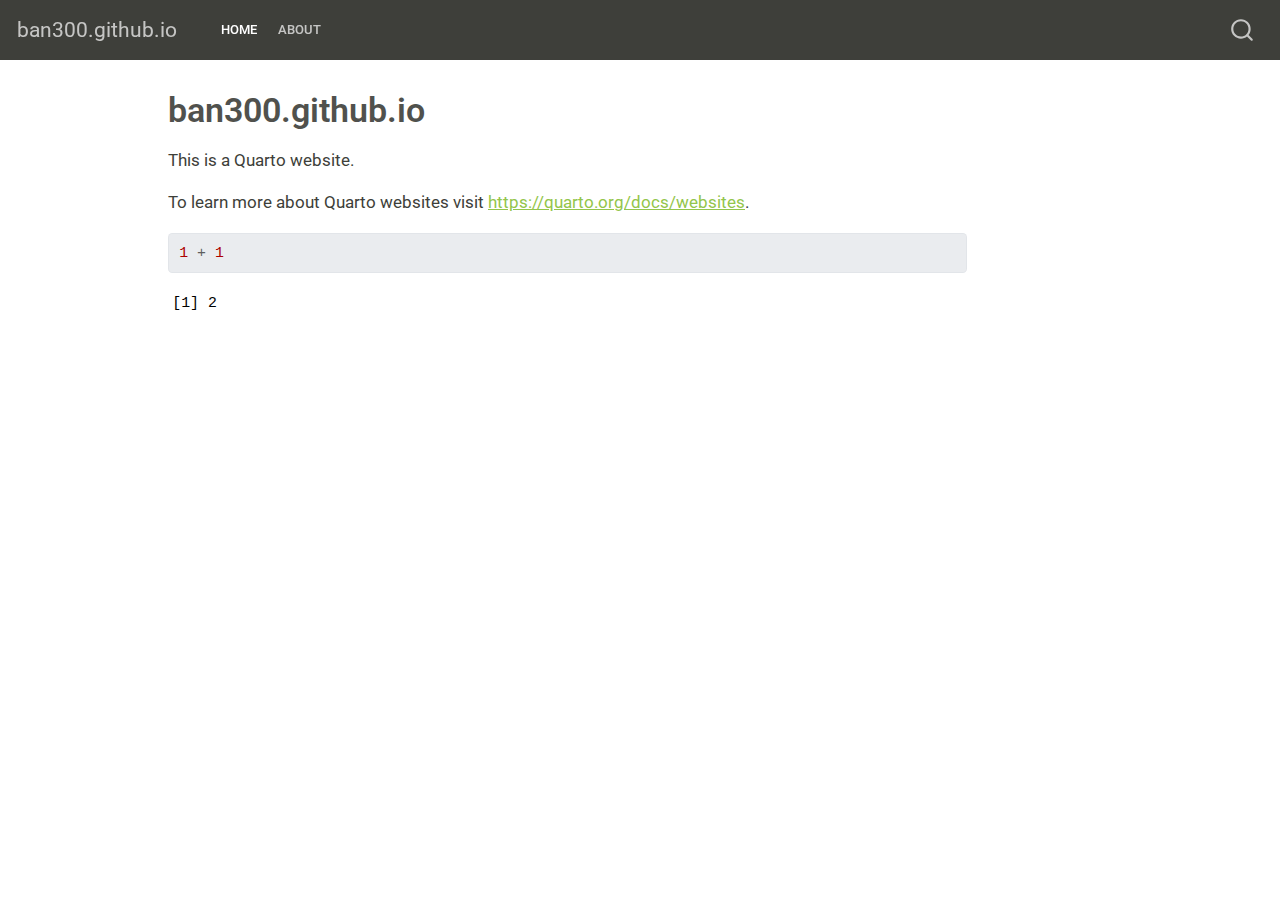
<file: docs/index.html>
<!DOCTYPE html>
<html xmlns="http://www.w3.org/1999/xhtml" lang="en" xml:lang="en"><head>

<meta charset="utf-8">
<meta name="generator" content="quarto-1.3.450">

<meta name="viewport" content="width=device-width, initial-scale=1.0, user-scalable=yes">


<title>ban300.github.io</title>
<style>
code{white-space: pre-wrap;}
span.smallcaps{font-variant: small-caps;}
div.columns{display: flex; gap: min(4vw, 1.5em);}
div.column{flex: auto; overflow-x: auto;}
div.hanging-indent{margin-left: 1.5em; text-indent: -1.5em;}
ul.task-list{list-style: none;}
ul.task-list li input[type="checkbox"] {
  width: 0.8em;
  margin: 0 0.8em 0.2em -1em; /* quarto-specific, see https://github.com/quarto-dev/quarto-cli/issues/4556 */ 
  vertical-align: middle;
}
/* CSS for syntax highlighting */
pre > code.sourceCode { white-space: pre; position: relative; }
pre > code.sourceCode > span { display: inline-block; line-height: 1.25; }
pre > code.sourceCode > span:empty { height: 1.2em; }
.sourceCode { overflow: visible; }
code.sourceCode > span { color: inherit; text-decoration: inherit; }
div.sourceCode { margin: 1em 0; }
pre.sourceCode { margin: 0; }
@media screen {
div.sourceCode { overflow: auto; }
}
@media print {
pre > code.sourceCode { white-space: pre-wrap; }
pre > code.sourceCode > span { text-indent: -5em; padding-left: 5em; }
}
pre.numberSource code
  { counter-reset: source-line 0; }
pre.numberSource code > span
  { position: relative; left: -4em; counter-increment: source-line; }
pre.numberSource code > span > a:first-child::before
  { content: counter(source-line);
    position: relative; left: -1em; text-align: right; vertical-align: baseline;
    border: none; display: inline-block;
    -webkit-touch-callout: none; -webkit-user-select: none;
    -khtml-user-select: none; -moz-user-select: none;
    -ms-user-select: none; user-select: none;
    padding: 0 4px; width: 4em;
  }
pre.numberSource { margin-left: 3em;  padding-left: 4px; }
div.sourceCode
  {   }
@media screen {
pre > code.sourceCode > span > a:first-child::before { text-decoration: underline; }
}
</style>


<script src="site_libs/quarto-nav/quarto-nav.js"></script>
<script src="site_libs/quarto-nav/headroom.min.js"></script>
<script src="site_libs/clipboard/clipboard.min.js"></script>
<script src="site_libs/quarto-search/autocomplete.umd.js"></script>
<script src="site_libs/quarto-search/fuse.min.js"></script>
<script src="site_libs/quarto-search/quarto-search.js"></script>
<meta name="quarto:offset" content="./">
<script src="site_libs/quarto-html/quarto.js"></script>
<script src="site_libs/quarto-html/popper.min.js"></script>
<script src="site_libs/quarto-html/tippy.umd.min.js"></script>
<script src="site_libs/quarto-html/anchor.min.js"></script>
<link href="site_libs/quarto-html/tippy.css" rel="stylesheet">
<link href="site_libs/quarto-html/quarto-syntax-highlighting.css" rel="stylesheet" id="quarto-text-highlighting-styles">
<script src="site_libs/bootstrap/bootstrap.min.js"></script>
<link href="site_libs/bootstrap/bootstrap-icons.css" rel="stylesheet">
<link href="site_libs/bootstrap/bootstrap.min.css" rel="stylesheet" id="quarto-bootstrap" data-mode="light">
<script id="quarto-search-options" type="application/json">{
  "location": "navbar",
  "copy-button": false,
  "collapse-after": 3,
  "panel-placement": "end",
  "type": "overlay",
  "limit": 20,
  "language": {
    "search-no-results-text": "No results",
    "search-matching-documents-text": "matching documents",
    "search-copy-link-title": "Copy link to search",
    "search-hide-matches-text": "Hide additional matches",
    "search-more-match-text": "more match in this document",
    "search-more-matches-text": "more matches in this document",
    "search-clear-button-title": "Clear",
    "search-detached-cancel-button-title": "Cancel",
    "search-submit-button-title": "Submit",
    "search-label": "Search"
  }
}</script>


<link rel="stylesheet" href="styles.css">
</head>

<body class="nav-fixed">

<div id="quarto-search-results"></div>
  <header id="quarto-header" class="headroom fixed-top">
    <nav class="navbar navbar-expand-lg navbar-dark ">
      <div class="navbar-container container-fluid">
      <div class="navbar-brand-container">
    <a class="navbar-brand" href="./index.html">
    <span class="navbar-title">ban300.github.io</span>
    </a>
  </div>
            <div id="quarto-search" class="" title="Search"></div>
          <button class="navbar-toggler" type="button" data-bs-toggle="collapse" data-bs-target="#navbarCollapse" aria-controls="navbarCollapse" aria-expanded="false" aria-label="Toggle navigation" onclick="if (window.quartoToggleHeadroom) { window.quartoToggleHeadroom(); }">
  <span class="navbar-toggler-icon"></span>
</button>
          <div class="collapse navbar-collapse" id="navbarCollapse">
            <ul class="navbar-nav navbar-nav-scroll me-auto">
  <li class="nav-item">
    <a class="nav-link active" href="./index.html" rel="" target="" aria-current="page">
 <span class="menu-text">Home</span></a>
  </li>  
  <li class="nav-item">
    <a class="nav-link" href="./about.html" rel="" target="">
 <span class="menu-text">About</span></a>
  </li>  
</ul>
            <div class="quarto-navbar-tools ms-auto">
</div>
          </div> <!-- /navcollapse -->
      </div> <!-- /container-fluid -->
    </nav>
</header>
<!-- content -->
<div id="quarto-content" class="quarto-container page-columns page-rows-contents page-layout-article page-navbar">
<!-- sidebar -->
<!-- margin-sidebar -->
    <div id="quarto-margin-sidebar" class="sidebar margin-sidebar">
        
    </div>
<!-- main -->
<main class="content" id="quarto-document-content">

<header id="title-block-header" class="quarto-title-block default">
<div class="quarto-title">
<h1 class="title">ban300.github.io</h1>
</div>



<div class="quarto-title-meta">

    
  
    
  </div>
  

</header>

<p>This is a Quarto website.</p>
<p>To learn more about Quarto websites visit <a href="https://quarto.org/docs/websites" class="uri">https://quarto.org/docs/websites</a>.</p>
<div class="cell">
<div class="sourceCode cell-code" id="cb1"><pre class="sourceCode r code-with-copy"><code class="sourceCode r"><span id="cb1-1"><a href="#cb1-1" aria-hidden="true" tabindex="-1"></a><span class="dv">1</span> <span class="sc">+</span> <span class="dv">1</span></span></code><button title="Copy to Clipboard" class="code-copy-button"><i class="bi"></i></button></pre></div>
<div class="cell-output cell-output-stdout">
<pre><code>[1] 2</code></pre>
</div>
</div>



</main> <!-- /main -->
<script id="quarto-html-after-body" type="application/javascript">
window.document.addEventListener("DOMContentLoaded", function (event) {
  const toggleBodyColorMode = (bsSheetEl) => {
    const mode = bsSheetEl.getAttribute("data-mode");
    const bodyEl = window.document.querySelector("body");
    if (mode === "dark") {
      bodyEl.classList.add("quarto-dark");
      bodyEl.classList.remove("quarto-light");
    } else {
      bodyEl.classList.add("quarto-light");
      bodyEl.classList.remove("quarto-dark");
    }
  }
  const toggleBodyColorPrimary = () => {
    const bsSheetEl = window.document.querySelector("link#quarto-bootstrap");
    if (bsSheetEl) {
      toggleBodyColorMode(bsSheetEl);
    }
  }
  toggleBodyColorPrimary();  
  const icon = "";
  const anchorJS = new window.AnchorJS();
  anchorJS.options = {
    placement: 'right',
    icon: icon
  };
  anchorJS.add('.anchored');
  const isCodeAnnotation = (el) => {
    for (const clz of el.classList) {
      if (clz.startsWith('code-annotation-')) {                     
        return true;
      }
    }
    return false;
  }
  const clipboard = new window.ClipboardJS('.code-copy-button', {
    text: function(trigger) {
      const codeEl = trigger.previousElementSibling.cloneNode(true);
      for (const childEl of codeEl.children) {
        if (isCodeAnnotation(childEl)) {
          childEl.remove();
        }
      }
      return codeEl.innerText;
    }
  });
  clipboard.on('success', function(e) {
    // button target
    const button = e.trigger;
    // don't keep focus
    button.blur();
    // flash "checked"
    button.classList.add('code-copy-button-checked');
    var currentTitle = button.getAttribute("title");
    button.setAttribute("title", "Copied!");
    let tooltip;
    if (window.bootstrap) {
      button.setAttribute("data-bs-toggle", "tooltip");
      button.setAttribute("data-bs-placement", "left");
      button.setAttribute("data-bs-title", "Copied!");
      tooltip = new bootstrap.Tooltip(button, 
        { trigger: "manual", 
          customClass: "code-copy-button-tooltip",
          offset: [0, -8]});
      tooltip.show();    
    }
    setTimeout(function() {
      if (tooltip) {
        tooltip.hide();
        button.removeAttribute("data-bs-title");
        button.removeAttribute("data-bs-toggle");
        button.removeAttribute("data-bs-placement");
      }
      button.setAttribute("title", currentTitle);
      button.classList.remove('code-copy-button-checked');
    }, 1000);
    // clear code selection
    e.clearSelection();
  });
  function tippyHover(el, contentFn) {
    const config = {
      allowHTML: true,
      content: contentFn,
      maxWidth: 500,
      delay: 100,
      arrow: false,
      appendTo: function(el) {
          return el.parentElement;
      },
      interactive: true,
      interactiveBorder: 10,
      theme: 'quarto',
      placement: 'bottom-start'
    };
    window.tippy(el, config); 
  }
  const noterefs = window.document.querySelectorAll('a[role="doc-noteref"]');
  for (var i=0; i<noterefs.length; i++) {
    const ref = noterefs[i];
    tippyHover(ref, function() {
      // use id or data attribute instead here
      let href = ref.getAttribute('data-footnote-href') || ref.getAttribute('href');
      try { href = new URL(href).hash; } catch {}
      const id = href.replace(/^#\/?/, "");
      const note = window.document.getElementById(id);
      return note.innerHTML;
    });
  }
      let selectedAnnoteEl;
      const selectorForAnnotation = ( cell, annotation) => {
        let cellAttr = 'data-code-cell="' + cell + '"';
        let lineAttr = 'data-code-annotation="' +  annotation + '"';
        const selector = 'span[' + cellAttr + '][' + lineAttr + ']';
        return selector;
      }
      const selectCodeLines = (annoteEl) => {
        const doc = window.document;
        const targetCell = annoteEl.getAttribute("data-target-cell");
        const targetAnnotation = annoteEl.getAttribute("data-target-annotation");
        const annoteSpan = window.document.querySelector(selectorForAnnotation(targetCell, targetAnnotation));
        const lines = annoteSpan.getAttribute("data-code-lines").split(",");
        const lineIds = lines.map((line) => {
          return targetCell + "-" + line;
        })
        let top = null;
        let height = null;
        let parent = null;
        if (lineIds.length > 0) {
            //compute the position of the single el (top and bottom and make a div)
            const el = window.document.getElementById(lineIds[0]);
            top = el.offsetTop;
            height = el.offsetHeight;
            parent = el.parentElement.parentElement;
          if (lineIds.length > 1) {
            const lastEl = window.document.getElementById(lineIds[lineIds.length - 1]);
            const bottom = lastEl.offsetTop + lastEl.offsetHeight;
            height = bottom - top;
          }
          if (top !== null && height !== null && parent !== null) {
            // cook up a div (if necessary) and position it 
            let div = window.document.getElementById("code-annotation-line-highlight");
            if (div === null) {
              div = window.document.createElement("div");
              div.setAttribute("id", "code-annotation-line-highlight");
              div.style.position = 'absolute';
              parent.appendChild(div);
            }
            div.style.top = top - 2 + "px";
            div.style.height = height + 4 + "px";
            let gutterDiv = window.document.getElementById("code-annotation-line-highlight-gutter");
            if (gutterDiv === null) {
              gutterDiv = window.document.createElement("div");
              gutterDiv.setAttribute("id", "code-annotation-line-highlight-gutter");
              gutterDiv.style.position = 'absolute';
              const codeCell = window.document.getElementById(targetCell);
              const gutter = codeCell.querySelector('.code-annotation-gutter');
              gutter.appendChild(gutterDiv);
            }
            gutterDiv.style.top = top - 2 + "px";
            gutterDiv.style.height = height + 4 + "px";
          }
          selectedAnnoteEl = annoteEl;
        }
      };
      const unselectCodeLines = () => {
        const elementsIds = ["code-annotation-line-highlight", "code-annotation-line-highlight-gutter"];
        elementsIds.forEach((elId) => {
          const div = window.document.getElementById(elId);
          if (div) {
            div.remove();
          }
        });
        selectedAnnoteEl = undefined;
      };
      // Attach click handler to the DT
      const annoteDls = window.document.querySelectorAll('dt[data-target-cell]');
      for (const annoteDlNode of annoteDls) {
        annoteDlNode.addEventListener('click', (event) => {
          const clickedEl = event.target;
          if (clickedEl !== selectedAnnoteEl) {
            unselectCodeLines();
            const activeEl = window.document.querySelector('dt[data-target-cell].code-annotation-active');
            if (activeEl) {
              activeEl.classList.remove('code-annotation-active');
            }
            selectCodeLines(clickedEl);
            clickedEl.classList.add('code-annotation-active');
          } else {
            // Unselect the line
            unselectCodeLines();
            clickedEl.classList.remove('code-annotation-active');
          }
        });
      }
  const findCites = (el) => {
    const parentEl = el.parentElement;
    if (parentEl) {
      const cites = parentEl.dataset.cites;
      if (cites) {
        return {
          el,
          cites: cites.split(' ')
        };
      } else {
        return findCites(el.parentElement)
      }
    } else {
      return undefined;
    }
  };
  var bibliorefs = window.document.querySelectorAll('a[role="doc-biblioref"]');
  for (var i=0; i<bibliorefs.length; i++) {
    const ref = bibliorefs[i];
    const citeInfo = findCites(ref);
    if (citeInfo) {
      tippyHover(citeInfo.el, function() {
        var popup = window.document.createElement('div');
        citeInfo.cites.forEach(function(cite) {
          var citeDiv = window.document.createElement('div');
          citeDiv.classList.add('hanging-indent');
          citeDiv.classList.add('csl-entry');
          var biblioDiv = window.document.getElementById('ref-' + cite);
          if (biblioDiv) {
            citeDiv.innerHTML = biblioDiv.innerHTML;
          }
          popup.appendChild(citeDiv);
        });
        return popup.innerHTML;
      });
    }
  }
});
</script>
</div> <!-- /content -->



</body></html>
</file>
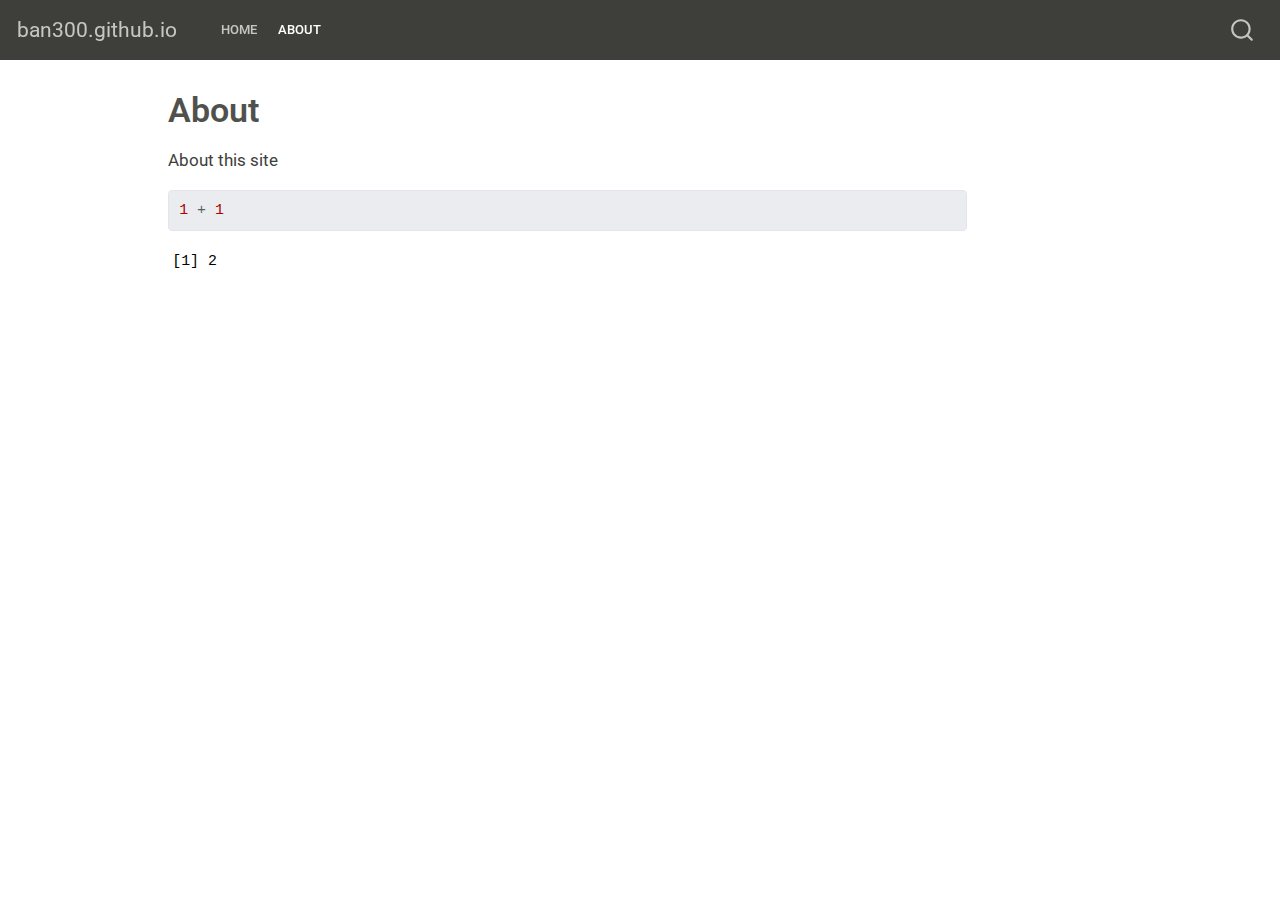
<file: docs/about.html>
<!DOCTYPE html>
<html xmlns="http://www.w3.org/1999/xhtml" lang="en" xml:lang="en"><head>

<meta charset="utf-8">
<meta name="generator" content="quarto-1.3.450">

<meta name="viewport" content="width=device-width, initial-scale=1.0, user-scalable=yes">


<title>ban300.github.io - About</title>
<style>
code{white-space: pre-wrap;}
span.smallcaps{font-variant: small-caps;}
div.columns{display: flex; gap: min(4vw, 1.5em);}
div.column{flex: auto; overflow-x: auto;}
div.hanging-indent{margin-left: 1.5em; text-indent: -1.5em;}
ul.task-list{list-style: none;}
ul.task-list li input[type="checkbox"] {
  width: 0.8em;
  margin: 0 0.8em 0.2em -1em; /* quarto-specific, see https://github.com/quarto-dev/quarto-cli/issues/4556 */ 
  vertical-align: middle;
}
/* CSS for syntax highlighting */
pre > code.sourceCode { white-space: pre; position: relative; }
pre > code.sourceCode > span { display: inline-block; line-height: 1.25; }
pre > code.sourceCode > span:empty { height: 1.2em; }
.sourceCode { overflow: visible; }
code.sourceCode > span { color: inherit; text-decoration: inherit; }
div.sourceCode { margin: 1em 0; }
pre.sourceCode { margin: 0; }
@media screen {
div.sourceCode { overflow: auto; }
}
@media print {
pre > code.sourceCode { white-space: pre-wrap; }
pre > code.sourceCode > span { text-indent: -5em; padding-left: 5em; }
}
pre.numberSource code
  { counter-reset: source-line 0; }
pre.numberSource code > span
  { position: relative; left: -4em; counter-increment: source-line; }
pre.numberSource code > span > a:first-child::before
  { content: counter(source-line);
    position: relative; left: -1em; text-align: right; vertical-align: baseline;
    border: none; display: inline-block;
    -webkit-touch-callout: none; -webkit-user-select: none;
    -khtml-user-select: none; -moz-user-select: none;
    -ms-user-select: none; user-select: none;
    padding: 0 4px; width: 4em;
  }
pre.numberSource { margin-left: 3em;  padding-left: 4px; }
div.sourceCode
  {   }
@media screen {
pre > code.sourceCode > span > a:first-child::before { text-decoration: underline; }
}
</style>


<script src="site_libs/quarto-nav/quarto-nav.js"></script>
<script src="site_libs/quarto-nav/headroom.min.js"></script>
<script src="site_libs/clipboard/clipboard.min.js"></script>
<script src="site_libs/quarto-search/autocomplete.umd.js"></script>
<script src="site_libs/quarto-search/fuse.min.js"></script>
<script src="site_libs/quarto-search/quarto-search.js"></script>
<meta name="quarto:offset" content="./">
<script src="site_libs/quarto-html/quarto.js"></script>
<script src="site_libs/quarto-html/popper.min.js"></script>
<script src="site_libs/quarto-html/tippy.umd.min.js"></script>
<script src="site_libs/quarto-html/anchor.min.js"></script>
<link href="site_libs/quarto-html/tippy.css" rel="stylesheet">
<link href="site_libs/quarto-html/quarto-syntax-highlighting.css" rel="stylesheet" id="quarto-text-highlighting-styles">
<script src="site_libs/bootstrap/bootstrap.min.js"></script>
<link href="site_libs/bootstrap/bootstrap-icons.css" rel="stylesheet">
<link href="site_libs/bootstrap/bootstrap.min.css" rel="stylesheet" id="quarto-bootstrap" data-mode="light">
<script id="quarto-search-options" type="application/json">{
  "location": "navbar",
  "copy-button": false,
  "collapse-after": 3,
  "panel-placement": "end",
  "type": "overlay",
  "limit": 20,
  "language": {
    "search-no-results-text": "No results",
    "search-matching-documents-text": "matching documents",
    "search-copy-link-title": "Copy link to search",
    "search-hide-matches-text": "Hide additional matches",
    "search-more-match-text": "more match in this document",
    "search-more-matches-text": "more matches in this document",
    "search-clear-button-title": "Clear",
    "search-detached-cancel-button-title": "Cancel",
    "search-submit-button-title": "Submit",
    "search-label": "Search"
  }
}</script>


<link rel="stylesheet" href="styles.css">
</head>

<body class="nav-fixed">

<div id="quarto-search-results"></div>
  <header id="quarto-header" class="headroom fixed-top">
    <nav class="navbar navbar-expand-lg navbar-dark ">
      <div class="navbar-container container-fluid">
      <div class="navbar-brand-container">
    <a class="navbar-brand" href="./index.html">
    <span class="navbar-title">ban300.github.io</span>
    </a>
  </div>
            <div id="quarto-search" class="" title="Search"></div>
          <button class="navbar-toggler" type="button" data-bs-toggle="collapse" data-bs-target="#navbarCollapse" aria-controls="navbarCollapse" aria-expanded="false" aria-label="Toggle navigation" onclick="if (window.quartoToggleHeadroom) { window.quartoToggleHeadroom(); }">
  <span class="navbar-toggler-icon"></span>
</button>
          <div class="collapse navbar-collapse" id="navbarCollapse">
            <ul class="navbar-nav navbar-nav-scroll me-auto">
  <li class="nav-item">
    <a class="nav-link" href="./index.html" rel="" target="">
 <span class="menu-text">Home</span></a>
  </li>  
  <li class="nav-item">
    <a class="nav-link active" href="./about.html" rel="" target="" aria-current="page">
 <span class="menu-text">About</span></a>
  </li>  
</ul>
            <div class="quarto-navbar-tools ms-auto">
</div>
          </div> <!-- /navcollapse -->
      </div> <!-- /container-fluid -->
    </nav>
</header>
<!-- content -->
<div id="quarto-content" class="quarto-container page-columns page-rows-contents page-layout-article page-navbar">
<!-- sidebar -->
<!-- margin-sidebar -->
    <div id="quarto-margin-sidebar" class="sidebar margin-sidebar">
        
    </div>
<!-- main -->
<main class="content" id="quarto-document-content">

<header id="title-block-header" class="quarto-title-block default">
<div class="quarto-title">
<h1 class="title">About</h1>
</div>



<div class="quarto-title-meta">

    
  
    
  </div>
  

</header>

<p>About this site</p>
<div class="cell">
<div class="sourceCode cell-code" id="cb1"><pre class="sourceCode r code-with-copy"><code class="sourceCode r"><span id="cb1-1"><a href="#cb1-1" aria-hidden="true" tabindex="-1"></a><span class="dv">1</span> <span class="sc">+</span> <span class="dv">1</span></span></code><button title="Copy to Clipboard" class="code-copy-button"><i class="bi"></i></button></pre></div>
<div class="cell-output cell-output-stdout">
<pre><code>[1] 2</code></pre>
</div>
</div>



</main> <!-- /main -->
<script id="quarto-html-after-body" type="application/javascript">
window.document.addEventListener("DOMContentLoaded", function (event) {
  const toggleBodyColorMode = (bsSheetEl) => {
    const mode = bsSheetEl.getAttribute("data-mode");
    const bodyEl = window.document.querySelector("body");
    if (mode === "dark") {
      bodyEl.classList.add("quarto-dark");
      bodyEl.classList.remove("quarto-light");
    } else {
      bodyEl.classList.add("quarto-light");
      bodyEl.classList.remove("quarto-dark");
    }
  }
  const toggleBodyColorPrimary = () => {
    const bsSheetEl = window.document.querySelector("link#quarto-bootstrap");
    if (bsSheetEl) {
      toggleBodyColorMode(bsSheetEl);
    }
  }
  toggleBodyColorPrimary();  
  const icon = "";
  const anchorJS = new window.AnchorJS();
  anchorJS.options = {
    placement: 'right',
    icon: icon
  };
  anchorJS.add('.anchored');
  const isCodeAnnotation = (el) => {
    for (const clz of el.classList) {
      if (clz.startsWith('code-annotation-')) {                     
        return true;
      }
    }
    return false;
  }
  const clipboard = new window.ClipboardJS('.code-copy-button', {
    text: function(trigger) {
      const codeEl = trigger.previousElementSibling.cloneNode(true);
      for (const childEl of codeEl.children) {
        if (isCodeAnnotation(childEl)) {
          childEl.remove();
        }
      }
      return codeEl.innerText;
    }
  });
  clipboard.on('success', function(e) {
    // button target
    const button = e.trigger;
    // don't keep focus
    button.blur();
    // flash "checked"
    button.classList.add('code-copy-button-checked');
    var currentTitle = button.getAttribute("title");
    button.setAttribute("title", "Copied!");
    let tooltip;
    if (window.bootstrap) {
      button.setAttribute("data-bs-toggle", "tooltip");
      button.setAttribute("data-bs-placement", "left");
      button.setAttribute("data-bs-title", "Copied!");
      tooltip = new bootstrap.Tooltip(button, 
        { trigger: "manual", 
          customClass: "code-copy-button-tooltip",
          offset: [0, -8]});
      tooltip.show();    
    }
    setTimeout(function() {
      if (tooltip) {
        tooltip.hide();
        button.removeAttribute("data-bs-title");
        button.removeAttribute("data-bs-toggle");
        button.removeAttribute("data-bs-placement");
      }
      button.setAttribute("title", currentTitle);
      button.classList.remove('code-copy-button-checked');
    }, 1000);
    // clear code selection
    e.clearSelection();
  });
  function tippyHover(el, contentFn) {
    const config = {
      allowHTML: true,
      content: contentFn,
      maxWidth: 500,
      delay: 100,
      arrow: false,
      appendTo: function(el) {
          return el.parentElement;
      },
      interactive: true,
      interactiveBorder: 10,
      theme: 'quarto',
      placement: 'bottom-start'
    };
    window.tippy(el, config); 
  }
  const noterefs = window.document.querySelectorAll('a[role="doc-noteref"]');
  for (var i=0; i<noterefs.length; i++) {
    const ref = noterefs[i];
    tippyHover(ref, function() {
      // use id or data attribute instead here
      let href = ref.getAttribute('data-footnote-href') || ref.getAttribute('href');
      try { href = new URL(href).hash; } catch {}
      const id = href.replace(/^#\/?/, "");
      const note = window.document.getElementById(id);
      return note.innerHTML;
    });
  }
      let selectedAnnoteEl;
      const selectorForAnnotation = ( cell, annotation) => {
        let cellAttr = 'data-code-cell="' + cell + '"';
        let lineAttr = 'data-code-annotation="' +  annotation + '"';
        const selector = 'span[' + cellAttr + '][' + lineAttr + ']';
        return selector;
      }
      const selectCodeLines = (annoteEl) => {
        const doc = window.document;
        const targetCell = annoteEl.getAttribute("data-target-cell");
        const targetAnnotation = annoteEl.getAttribute("data-target-annotation");
        const annoteSpan = window.document.querySelector(selectorForAnnotation(targetCell, targetAnnotation));
        const lines = annoteSpan.getAttribute("data-code-lines").split(",");
        const lineIds = lines.map((line) => {
          return targetCell + "-" + line;
        })
        let top = null;
        let height = null;
        let parent = null;
        if (lineIds.length > 0) {
            //compute the position of the single el (top and bottom and make a div)
            const el = window.document.getElementById(lineIds[0]);
            top = el.offsetTop;
            height = el.offsetHeight;
            parent = el.parentElement.parentElement;
          if (lineIds.length > 1) {
            const lastEl = window.document.getElementById(lineIds[lineIds.length - 1]);
            const bottom = lastEl.offsetTop + lastEl.offsetHeight;
            height = bottom - top;
          }
          if (top !== null && height !== null && parent !== null) {
            // cook up a div (if necessary) and position it 
            let div = window.document.getElementById("code-annotation-line-highlight");
            if (div === null) {
              div = window.document.createElement("div");
              div.setAttribute("id", "code-annotation-line-highlight");
              div.style.position = 'absolute';
              parent.appendChild(div);
            }
            div.style.top = top - 2 + "px";
            div.style.height = height + 4 + "px";
            let gutterDiv = window.document.getElementById("code-annotation-line-highlight-gutter");
            if (gutterDiv === null) {
              gutterDiv = window.document.createElement("div");
              gutterDiv.setAttribute("id", "code-annotation-line-highlight-gutter");
              gutterDiv.style.position = 'absolute';
              const codeCell = window.document.getElementById(targetCell);
              const gutter = codeCell.querySelector('.code-annotation-gutter');
              gutter.appendChild(gutterDiv);
            }
            gutterDiv.style.top = top - 2 + "px";
            gutterDiv.style.height = height + 4 + "px";
          }
          selectedAnnoteEl = annoteEl;
        }
      };
      const unselectCodeLines = () => {
        const elementsIds = ["code-annotation-line-highlight", "code-annotation-line-highlight-gutter"];
        elementsIds.forEach((elId) => {
          const div = window.document.getElementById(elId);
          if (div) {
            div.remove();
          }
        });
        selectedAnnoteEl = undefined;
      };
      // Attach click handler to the DT
      const annoteDls = window.document.querySelectorAll('dt[data-target-cell]');
      for (const annoteDlNode of annoteDls) {
        annoteDlNode.addEventListener('click', (event) => {
          const clickedEl = event.target;
          if (clickedEl !== selectedAnnoteEl) {
            unselectCodeLines();
            const activeEl = window.document.querySelector('dt[data-target-cell].code-annotation-active');
            if (activeEl) {
              activeEl.classList.remove('code-annotation-active');
            }
            selectCodeLines(clickedEl);
            clickedEl.classList.add('code-annotation-active');
          } else {
            // Unselect the line
            unselectCodeLines();
            clickedEl.classList.remove('code-annotation-active');
          }
        });
      }
  const findCites = (el) => {
    const parentEl = el.parentElement;
    if (parentEl) {
      const cites = parentEl.dataset.cites;
      if (cites) {
        return {
          el,
          cites: cites.split(' ')
        };
      } else {
        return findCites(el.parentElement)
      }
    } else {
      return undefined;
    }
  };
  var bibliorefs = window.document.querySelectorAll('a[role="doc-biblioref"]');
  for (var i=0; i<bibliorefs.length; i++) {
    const ref = bibliorefs[i];
    const citeInfo = findCites(ref);
    if (citeInfo) {
      tippyHover(citeInfo.el, function() {
        var popup = window.document.createElement('div');
        citeInfo.cites.forEach(function(cite) {
          var citeDiv = window.document.createElement('div');
          citeDiv.classList.add('hanging-indent');
          citeDiv.classList.add('csl-entry');
          var biblioDiv = window.document.getElementById('ref-' + cite);
          if (biblioDiv) {
            citeDiv.innerHTML = biblioDiv.innerHTML;
          }
          popup.appendChild(citeDiv);
        });
        return popup.innerHTML;
      });
    }
  }
});
</script>
</div> <!-- /content -->



</body></html>
</file>
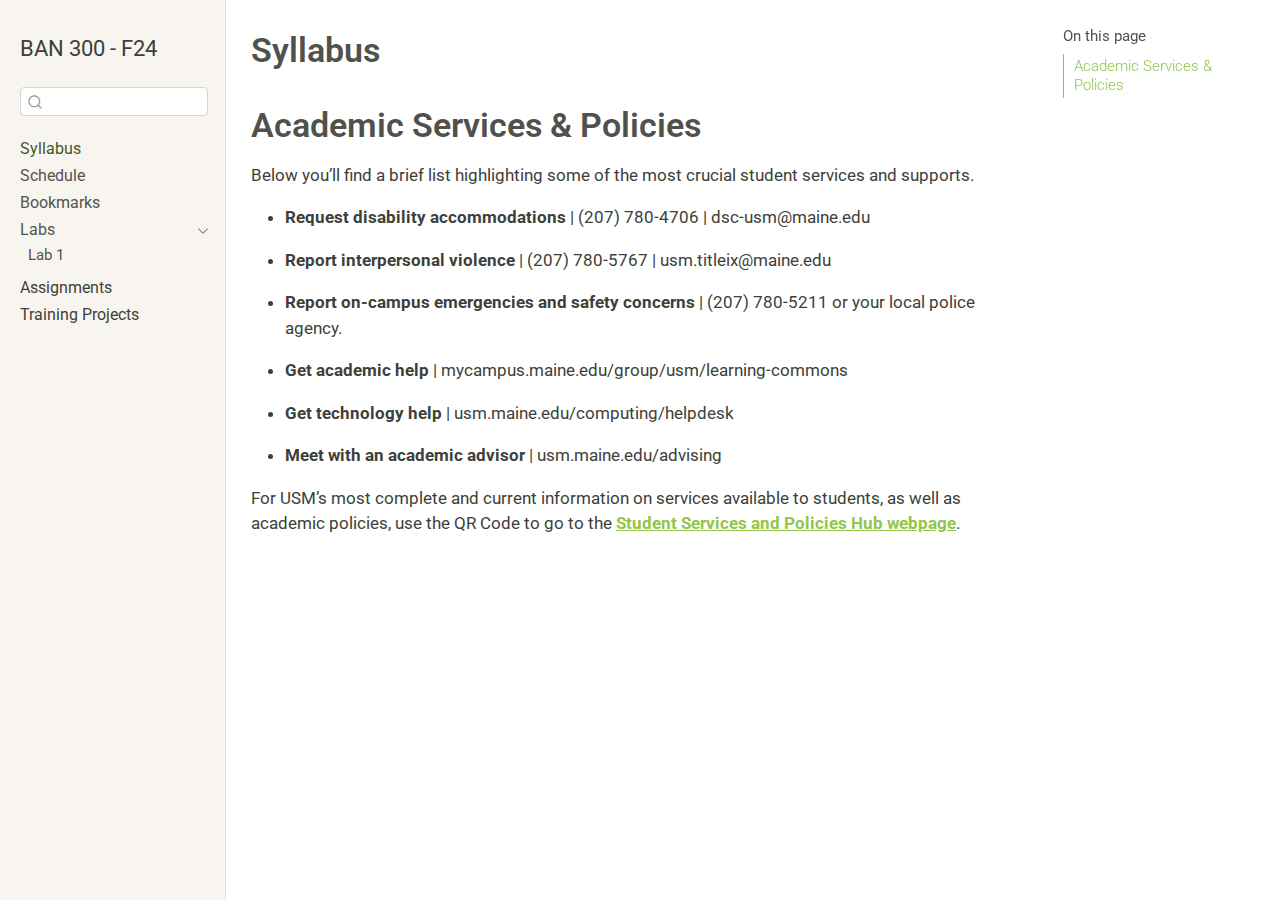
<file: docs/syllabus.html>
<!DOCTYPE html>
<html xmlns="http://www.w3.org/1999/xhtml" lang="en" xml:lang="en"><head>

<meta charset="utf-8">
<meta name="generator" content="quarto-1.3.450">

<meta name="viewport" content="width=device-width, initial-scale=1.0, user-scalable=yes">


<title>BAN 300 - F24 - Syllabus</title>
<style>
code{white-space: pre-wrap;}
span.smallcaps{font-variant: small-caps;}
div.columns{display: flex; gap: min(4vw, 1.5em);}
div.column{flex: auto; overflow-x: auto;}
div.hanging-indent{margin-left: 1.5em; text-indent: -1.5em;}
ul.task-list{list-style: none;}
ul.task-list li input[type="checkbox"] {
  width: 0.8em;
  margin: 0 0.8em 0.2em -1em; /* quarto-specific, see https://github.com/quarto-dev/quarto-cli/issues/4556 */ 
  vertical-align: middle;
}
</style>


<script src="site_libs/quarto-nav/quarto-nav.js"></script>
<script src="site_libs/quarto-nav/headroom.min.js"></script>
<script src="site_libs/clipboard/clipboard.min.js"></script>
<script src="site_libs/quarto-search/autocomplete.umd.js"></script>
<script src="site_libs/quarto-search/fuse.min.js"></script>
<script src="site_libs/quarto-search/quarto-search.js"></script>
<meta name="quarto:offset" content="./">
<script src="site_libs/quarto-html/quarto.js"></script>
<script src="site_libs/quarto-html/popper.min.js"></script>
<script src="site_libs/quarto-html/tippy.umd.min.js"></script>
<script src="site_libs/quarto-html/anchor.min.js"></script>
<link href="site_libs/quarto-html/tippy.css" rel="stylesheet">
<link href="site_libs/quarto-html/quarto-syntax-highlighting.css" rel="stylesheet" id="quarto-text-highlighting-styles">
<script src="site_libs/bootstrap/bootstrap.min.js"></script>
<link href="site_libs/bootstrap/bootstrap-icons.css" rel="stylesheet">
<link href="site_libs/bootstrap/bootstrap.min.css" rel="stylesheet" id="quarto-bootstrap" data-mode="light">
<script id="quarto-search-options" type="application/json">{
  "location": "sidebar",
  "copy-button": false,
  "collapse-after": 3,
  "panel-placement": "start",
  "type": "textbox",
  "limit": 20,
  "language": {
    "search-no-results-text": "No results",
    "search-matching-documents-text": "matching documents",
    "search-copy-link-title": "Copy link to search",
    "search-hide-matches-text": "Hide additional matches",
    "search-more-match-text": "more match in this document",
    "search-more-matches-text": "more matches in this document",
    "search-clear-button-title": "Clear",
    "search-detached-cancel-button-title": "Cancel",
    "search-submit-button-title": "Submit",
    "search-label": "Search"
  }
}</script>


<link rel="stylesheet" href="styles.css">
</head>

<body class="nav-sidebar docked">

<div id="quarto-search-results"></div>
  <header id="quarto-header" class="headroom fixed-top">
  <nav class="quarto-secondary-nav">
    <div class="container-fluid d-flex">
      <button type="button" class="quarto-btn-toggle btn" data-bs-toggle="collapse" data-bs-target="#quarto-sidebar,#quarto-sidebar-glass" aria-controls="quarto-sidebar" aria-expanded="false" aria-label="Toggle sidebar navigation" onclick="if (window.quartoToggleHeadroom) { window.quartoToggleHeadroom(); }">
        <i class="bi bi-layout-text-sidebar-reverse"></i>
      </button>
      <nav class="quarto-page-breadcrumbs" aria-label="breadcrumb"><ol class="breadcrumb"><li class="breadcrumb-item"><a href="./syllabus.html">Syllabus</a></li></ol></nav>
      <a class="flex-grow-1" role="button" data-bs-toggle="collapse" data-bs-target="#quarto-sidebar,#quarto-sidebar-glass" aria-controls="quarto-sidebar" aria-expanded="false" aria-label="Toggle sidebar navigation" onclick="if (window.quartoToggleHeadroom) { window.quartoToggleHeadroom(); }">      
      </a>
      <button type="button" class="btn quarto-search-button" aria-label="" onclick="window.quartoOpenSearch();">
        <i class="bi bi-search"></i>
      </button>
    </div>
  </nav>
</header>
<!-- content -->
<div id="quarto-content" class="quarto-container page-columns page-rows-contents page-layout-article">
<!-- sidebar -->
  <nav id="quarto-sidebar" class="sidebar collapse collapse-horizontal sidebar-navigation docked overflow-auto">
    <div class="pt-lg-2 mt-2 text-left sidebar-header">
    <div class="sidebar-title mb-0 py-0">
      <a href="./">BAN 300 - F24</a> 
    </div>
      </div>
        <div class="mt-2 flex-shrink-0 align-items-center">
        <div class="sidebar-search">
        <div id="quarto-search" class="" title="Search"></div>
        </div>
        </div>
    <div class="sidebar-menu-container"> 
    <ul class="list-unstyled mt-1">
        <li class="sidebar-item">
  <div class="sidebar-item-container"> 
  <a href="./syllabus.html" class="sidebar-item-text sidebar-link active">
 <span class="menu-text">Syllabus</span></a>
  </div>
</li>
        <li class="sidebar-item">
  <div class="sidebar-item-container"> 
  <a href="./schedule.html" class="sidebar-item-text sidebar-link">
 <span class="menu-text">Schedule</span></a>
  </div>
</li>
        <li class="sidebar-item">
  <div class="sidebar-item-container"> 
  <a href="./bookmarks.html" class="sidebar-item-text sidebar-link">
 <span class="menu-text">Bookmarks</span></a>
  </div>
</li>
        <li class="sidebar-item sidebar-item-section">
      <div class="sidebar-item-container"> 
            <a class="sidebar-item-text sidebar-link text-start" data-bs-toggle="collapse" data-bs-target="#quarto-sidebar-section-1" aria-expanded="true">
 <span class="menu-text">Labs</span></a>
          <a class="sidebar-item-toggle text-start" data-bs-toggle="collapse" data-bs-target="#quarto-sidebar-section-1" aria-expanded="true" aria-label="Toggle section">
            <i class="bi bi-chevron-right ms-2"></i>
          </a> 
      </div>
      <ul id="quarto-sidebar-section-1" class="collapse list-unstyled sidebar-section depth1 show">  
          <li class="sidebar-item">
  <div class="sidebar-item-container"> 
  <a href="./labs/lab01.html" class="sidebar-item-text sidebar-link">
 <span class="menu-text">Lab 1</span></a>
  </div>
</li>
      </ul>
  </li>
        <li class="sidebar-item sidebar-item-section">
      <span class="sidebar-item-text sidebar-link text-start">
 <span class="menu-text">Assignments</span></span>
  </li>
        <li class="sidebar-item sidebar-item-section">
      <span class="sidebar-item-text sidebar-link text-start">
 <span class="menu-text">Training Projects</span></span>
  </li>
    </ul>
    </div>
</nav>
<div id="quarto-sidebar-glass" data-bs-toggle="collapse" data-bs-target="#quarto-sidebar,#quarto-sidebar-glass"></div>
<!-- margin-sidebar -->
    <div id="quarto-margin-sidebar" class="sidebar margin-sidebar">
        <nav id="TOC" role="doc-toc" class="toc-active">
    <h2 id="toc-title">On this page</h2>
   
  <ul>
  <li><a href="#academic-services-policies" id="toc-academic-services-policies" class="nav-link active" data-scroll-target="#academic-services-policies">Academic Services &amp; Policies</a></li>
  </ul>
</nav>
    </div>
<!-- main -->
<main class="content" id="quarto-document-content">

<header id="title-block-header" class="quarto-title-block default">
<div class="quarto-title">
<h1 class="title">Syllabus</h1>
</div>



<div class="quarto-title-meta">

    
  
    
  </div>
  

</header>

<section id="academic-services-policies" class="level1">
<h1>Academic Services &amp; Policies</h1>
<p>Below you’ll find a brief list highlighting some of the most crucial student services and supports.&nbsp;</p>
<ul>
<li><p><strong>Request disability accommodations</strong> | (207) 780-4706 | dsc-usm@maine.edu</p></li>
<li><p><strong>Report interpersonal violence</strong> | (207) 780-5767 | usm.titleix@maine.edu</p></li>
<li><p><strong>Report on-campus emergencies and safety concerns</strong> | (207) 780-5211 or your local police agency.</p></li>
<li><p><strong>Get academic help</strong> | mycampus.maine.edu/group/usm/learning-commons</p></li>
<li><p><strong>Get technology help</strong> | usm.maine.edu/computing/helpdesk</p></li>
<li><p><strong>Meet with an academic advisor</strong> | usm.maine.edu/advising</p></li>
</ul>
<p>For USM’s most complete and current information on services available to students, as well as academic policies, use the QR Code to go to the <a href="https://mycampus.maine.edu/group/usm/student-services-and-policies-hub"><strong>Student Services and Policies Hub webpage</strong></a>.</p>


</section>

</main> <!-- /main -->
<script id="quarto-html-after-body" type="application/javascript">
window.document.addEventListener("DOMContentLoaded", function (event) {
  const toggleBodyColorMode = (bsSheetEl) => {
    const mode = bsSheetEl.getAttribute("data-mode");
    const bodyEl = window.document.querySelector("body");
    if (mode === "dark") {
      bodyEl.classList.add("quarto-dark");
      bodyEl.classList.remove("quarto-light");
    } else {
      bodyEl.classList.add("quarto-light");
      bodyEl.classList.remove("quarto-dark");
    }
  }
  const toggleBodyColorPrimary = () => {
    const bsSheetEl = window.document.querySelector("link#quarto-bootstrap");
    if (bsSheetEl) {
      toggleBodyColorMode(bsSheetEl);
    }
  }
  toggleBodyColorPrimary();  
  const icon = "";
  const anchorJS = new window.AnchorJS();
  anchorJS.options = {
    placement: 'right',
    icon: icon
  };
  anchorJS.add('.anchored');
  const isCodeAnnotation = (el) => {
    for (const clz of el.classList) {
      if (clz.startsWith('code-annotation-')) {                     
        return true;
      }
    }
    return false;
  }
  const clipboard = new window.ClipboardJS('.code-copy-button', {
    text: function(trigger) {
      const codeEl = trigger.previousElementSibling.cloneNode(true);
      for (const childEl of codeEl.children) {
        if (isCodeAnnotation(childEl)) {
          childEl.remove();
        }
      }
      return codeEl.innerText;
    }
  });
  clipboard.on('success', function(e) {
    // button target
    const button = e.trigger;
    // don't keep focus
    button.blur();
    // flash "checked"
    button.classList.add('code-copy-button-checked');
    var currentTitle = button.getAttribute("title");
    button.setAttribute("title", "Copied!");
    let tooltip;
    if (window.bootstrap) {
      button.setAttribute("data-bs-toggle", "tooltip");
      button.setAttribute("data-bs-placement", "left");
      button.setAttribute("data-bs-title", "Copied!");
      tooltip = new bootstrap.Tooltip(button, 
        { trigger: "manual", 
          customClass: "code-copy-button-tooltip",
          offset: [0, -8]});
      tooltip.show();    
    }
    setTimeout(function() {
      if (tooltip) {
        tooltip.hide();
        button.removeAttribute("data-bs-title");
        button.removeAttribute("data-bs-toggle");
        button.removeAttribute("data-bs-placement");
      }
      button.setAttribute("title", currentTitle);
      button.classList.remove('code-copy-button-checked');
    }, 1000);
    // clear code selection
    e.clearSelection();
  });
  function tippyHover(el, contentFn) {
    const config = {
      allowHTML: true,
      content: contentFn,
      maxWidth: 500,
      delay: 100,
      arrow: false,
      appendTo: function(el) {
          return el.parentElement;
      },
      interactive: true,
      interactiveBorder: 10,
      theme: 'quarto',
      placement: 'bottom-start'
    };
    window.tippy(el, config); 
  }
  const noterefs = window.document.querySelectorAll('a[role="doc-noteref"]');
  for (var i=0; i<noterefs.length; i++) {
    const ref = noterefs[i];
    tippyHover(ref, function() {
      // use id or data attribute instead here
      let href = ref.getAttribute('data-footnote-href') || ref.getAttribute('href');
      try { href = new URL(href).hash; } catch {}
      const id = href.replace(/^#\/?/, "");
      const note = window.document.getElementById(id);
      return note.innerHTML;
    });
  }
      let selectedAnnoteEl;
      const selectorForAnnotation = ( cell, annotation) => {
        let cellAttr = 'data-code-cell="' + cell + '"';
        let lineAttr = 'data-code-annotation="' +  annotation + '"';
        const selector = 'span[' + cellAttr + '][' + lineAttr + ']';
        return selector;
      }
      const selectCodeLines = (annoteEl) => {
        const doc = window.document;
        const targetCell = annoteEl.getAttribute("data-target-cell");
        const targetAnnotation = annoteEl.getAttribute("data-target-annotation");
        const annoteSpan = window.document.querySelector(selectorForAnnotation(targetCell, targetAnnotation));
        const lines = annoteSpan.getAttribute("data-code-lines").split(",");
        const lineIds = lines.map((line) => {
          return targetCell + "-" + line;
        })
        let top = null;
        let height = null;
        let parent = null;
        if (lineIds.length > 0) {
            //compute the position of the single el (top and bottom and make a div)
            const el = window.document.getElementById(lineIds[0]);
            top = el.offsetTop;
            height = el.offsetHeight;
            parent = el.parentElement.parentElement;
          if (lineIds.length > 1) {
            const lastEl = window.document.getElementById(lineIds[lineIds.length - 1]);
            const bottom = lastEl.offsetTop + lastEl.offsetHeight;
            height = bottom - top;
          }
          if (top !== null && height !== null && parent !== null) {
            // cook up a div (if necessary) and position it 
            let div = window.document.getElementById("code-annotation-line-highlight");
            if (div === null) {
              div = window.document.createElement("div");
              div.setAttribute("id", "code-annotation-line-highlight");
              div.style.position = 'absolute';
              parent.appendChild(div);
            }
            div.style.top = top - 2 + "px";
            div.style.height = height + 4 + "px";
            let gutterDiv = window.document.getElementById("code-annotation-line-highlight-gutter");
            if (gutterDiv === null) {
              gutterDiv = window.document.createElement("div");
              gutterDiv.setAttribute("id", "code-annotation-line-highlight-gutter");
              gutterDiv.style.position = 'absolute';
              const codeCell = window.document.getElementById(targetCell);
              const gutter = codeCell.querySelector('.code-annotation-gutter');
              gutter.appendChild(gutterDiv);
            }
            gutterDiv.style.top = top - 2 + "px";
            gutterDiv.style.height = height + 4 + "px";
          }
          selectedAnnoteEl = annoteEl;
        }
      };
      const unselectCodeLines = () => {
        const elementsIds = ["code-annotation-line-highlight", "code-annotation-line-highlight-gutter"];
        elementsIds.forEach((elId) => {
          const div = window.document.getElementById(elId);
          if (div) {
            div.remove();
          }
        });
        selectedAnnoteEl = undefined;
      };
      // Attach click handler to the DT
      const annoteDls = window.document.querySelectorAll('dt[data-target-cell]');
      for (const annoteDlNode of annoteDls) {
        annoteDlNode.addEventListener('click', (event) => {
          const clickedEl = event.target;
          if (clickedEl !== selectedAnnoteEl) {
            unselectCodeLines();
            const activeEl = window.document.querySelector('dt[data-target-cell].code-annotation-active');
            if (activeEl) {
              activeEl.classList.remove('code-annotation-active');
            }
            selectCodeLines(clickedEl);
            clickedEl.classList.add('code-annotation-active');
          } else {
            // Unselect the line
            unselectCodeLines();
            clickedEl.classList.remove('code-annotation-active');
          }
        });
      }
  const findCites = (el) => {
    const parentEl = el.parentElement;
    if (parentEl) {
      const cites = parentEl.dataset.cites;
      if (cites) {
        return {
          el,
          cites: cites.split(' ')
        };
      } else {
        return findCites(el.parentElement)
      }
    } else {
      return undefined;
    }
  };
  var bibliorefs = window.document.querySelectorAll('a[role="doc-biblioref"]');
  for (var i=0; i<bibliorefs.length; i++) {
    const ref = bibliorefs[i];
    const citeInfo = findCites(ref);
    if (citeInfo) {
      tippyHover(citeInfo.el, function() {
        var popup = window.document.createElement('div');
        citeInfo.cites.forEach(function(cite) {
          var citeDiv = window.document.createElement('div');
          citeDiv.classList.add('hanging-indent');
          citeDiv.classList.add('csl-entry');
          var biblioDiv = window.document.getElementById('ref-' + cite);
          if (biblioDiv) {
            citeDiv.innerHTML = biblioDiv.innerHTML;
          }
          popup.appendChild(citeDiv);
        });
        return popup.innerHTML;
      });
    }
  }
});
</script>
</div> <!-- /content -->



</body></html>
</file>
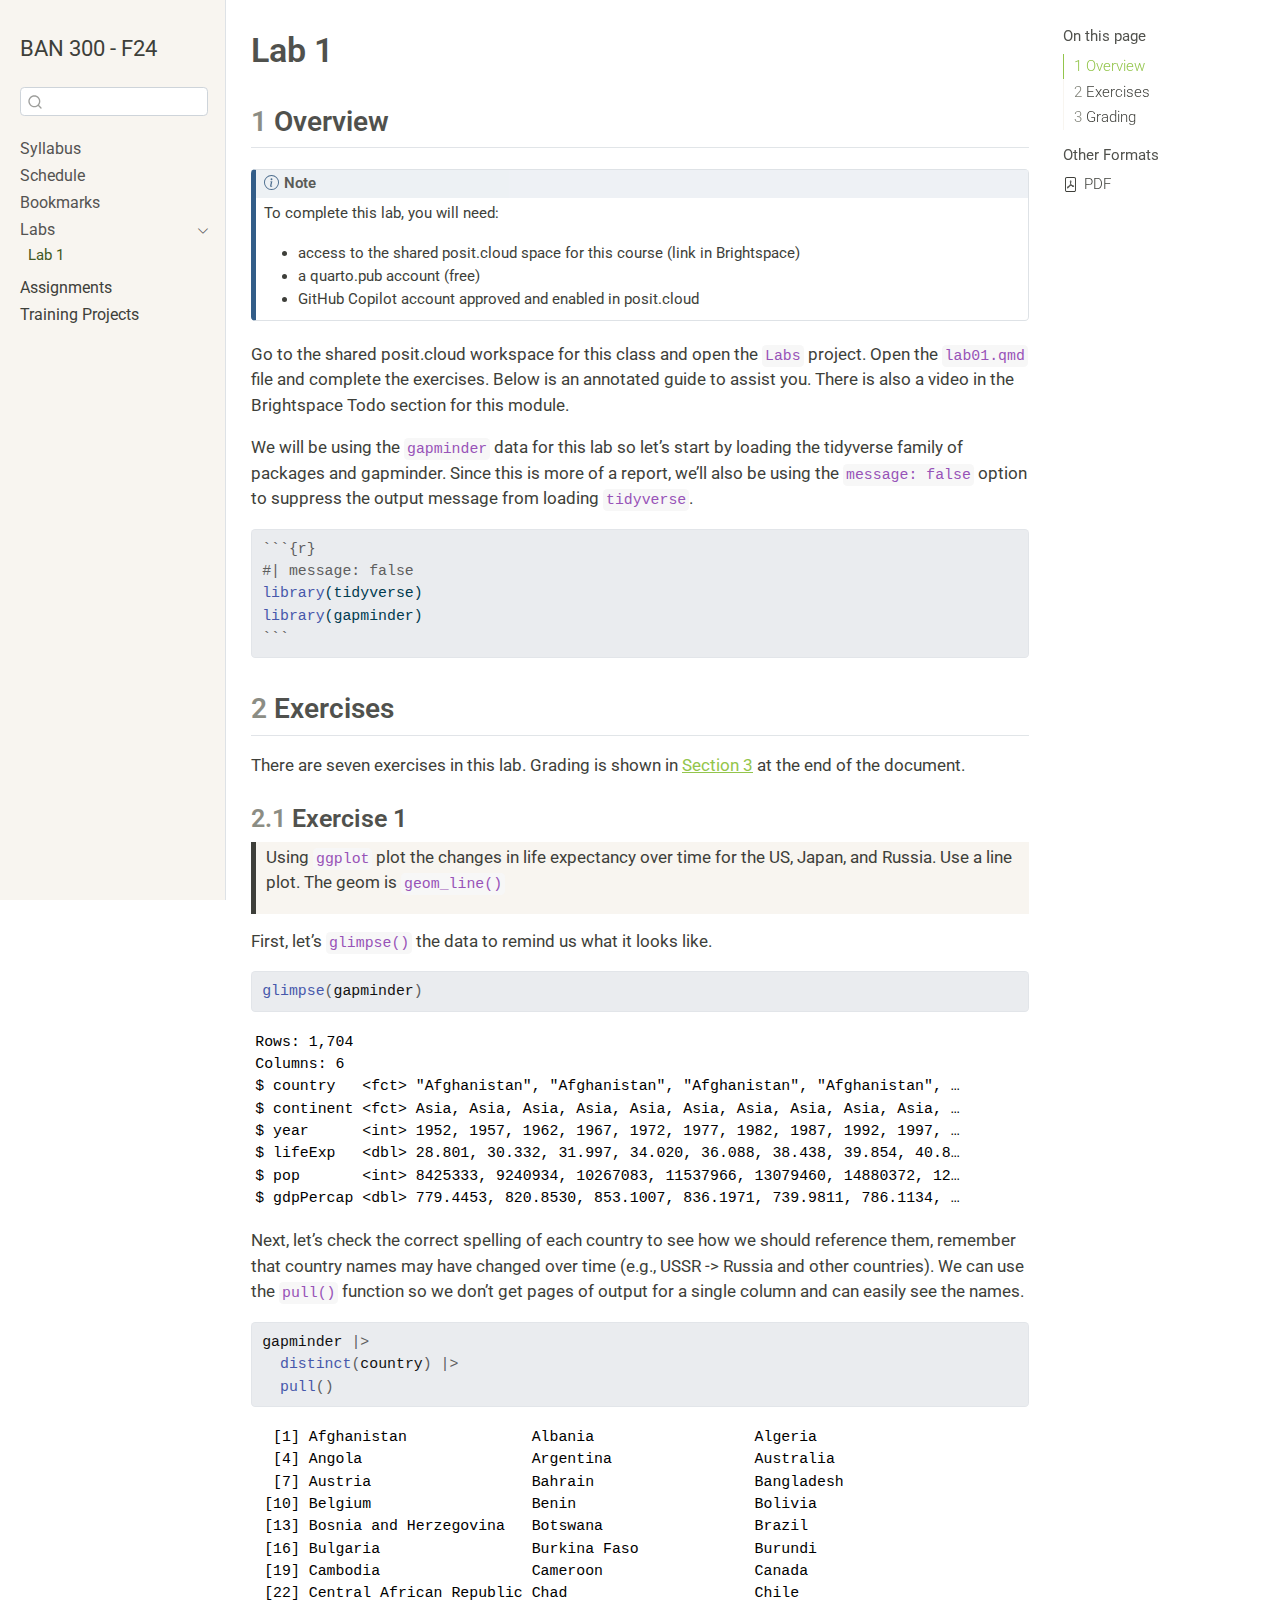
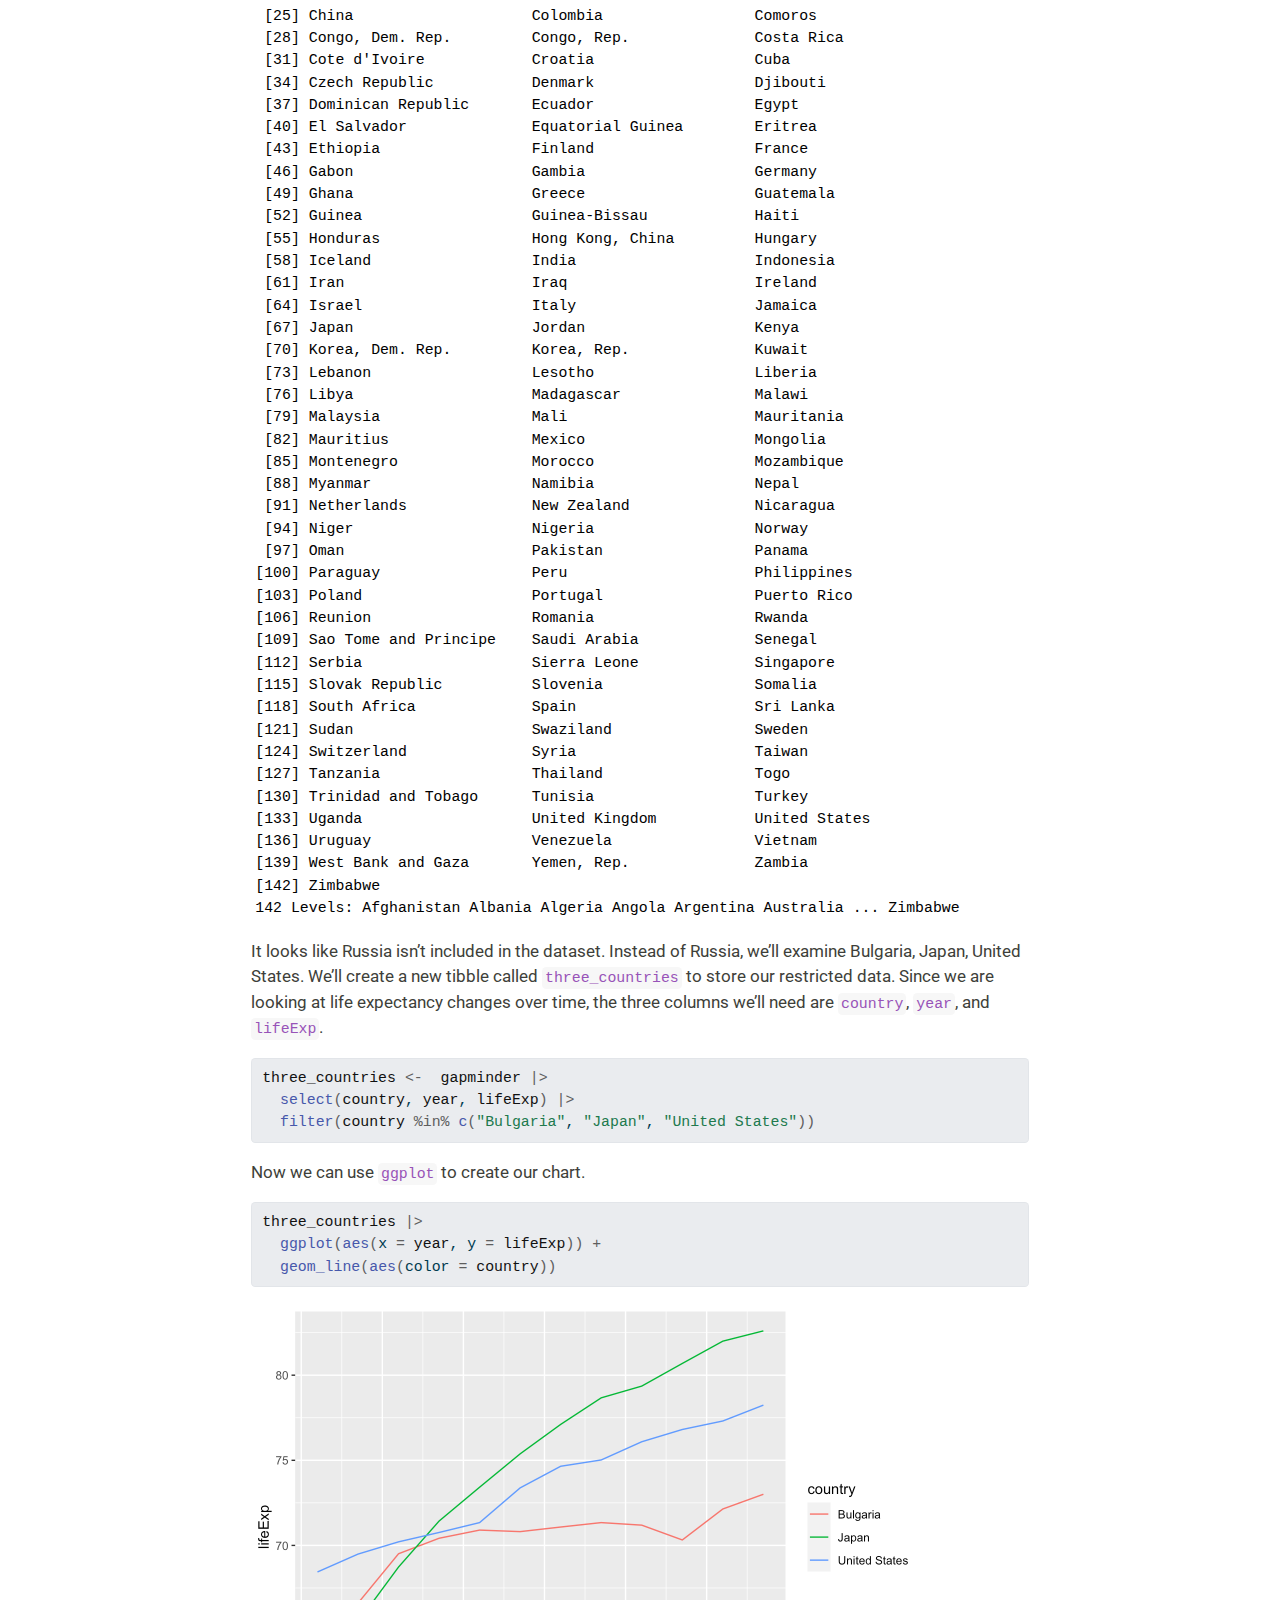
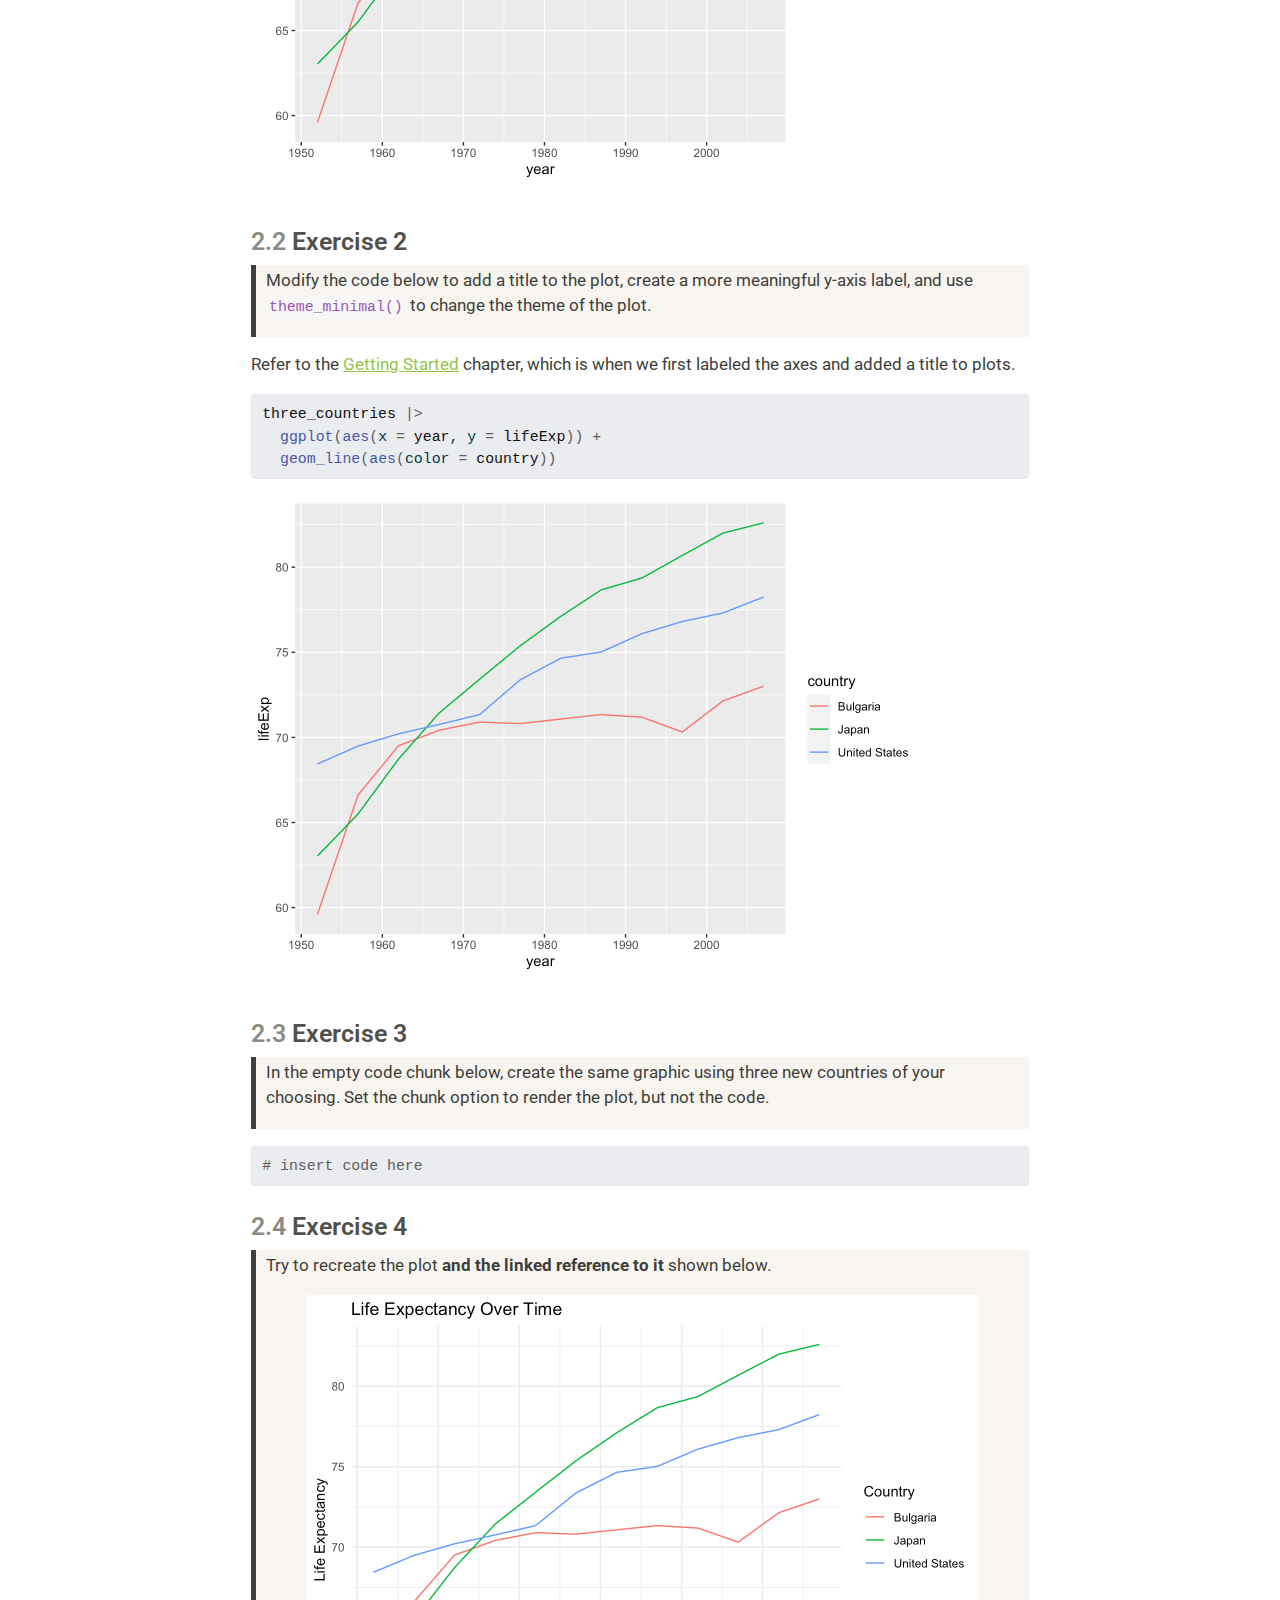
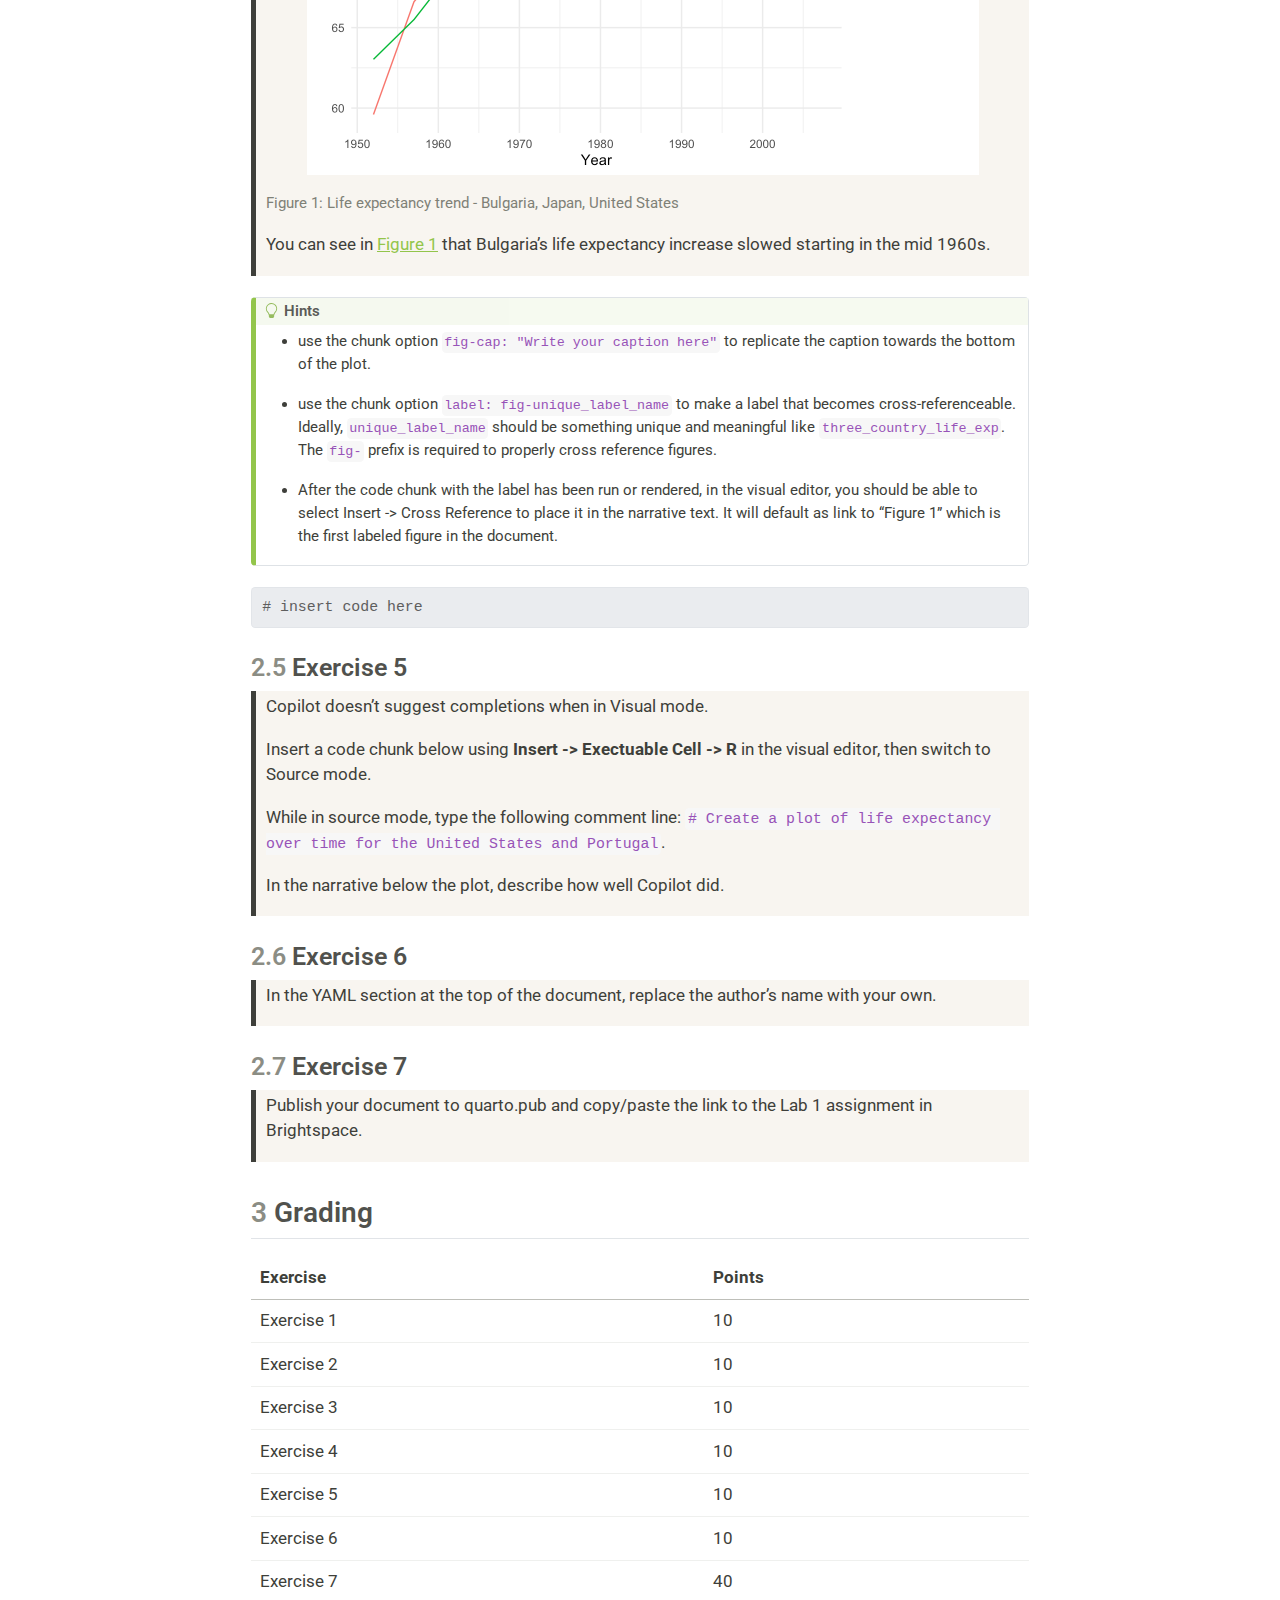
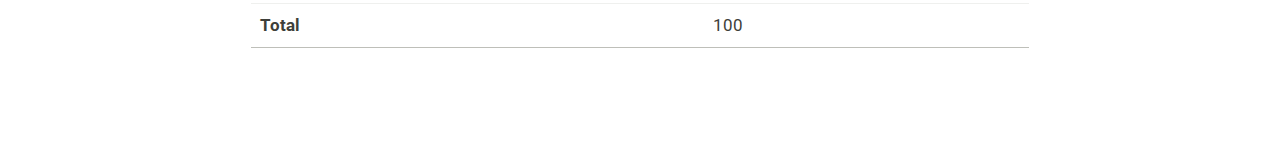
<file: docs/labs/lab01.html>
<!DOCTYPE html>
<html xmlns="http://www.w3.org/1999/xhtml" lang="en" xml:lang="en"><head>
<meta http-equiv="Content-Type" content="text/html; charset=UTF-8">
<meta charset="utf-8">
<meta name="generator" content="quarto-1.3.450">
<meta name="viewport" content="width=device-width, initial-scale=1.0, user-scalable=yes">
<title>BAN 300 - F24 - Lab 1</title>
<style>
code{white-space: pre-wrap;}
span.smallcaps{font-variant: small-caps;}
div.columns{display: flex; gap: min(4vw, 1.5em);}
div.column{flex: auto; overflow-x: auto;}
div.hanging-indent{margin-left: 1.5em; text-indent: -1.5em;}
ul.task-list{list-style: none;}
ul.task-list li input[type="checkbox"] {
  width: 0.8em;
  margin: 0 0.8em 0.2em -1em; /* quarto-specific, see https://github.com/quarto-dev/quarto-cli/issues/4556 */ 
  vertical-align: middle;
}
/* CSS for syntax highlighting */
pre > code.sourceCode { white-space: pre; position: relative; }
pre > code.sourceCode > span { display: inline-block; line-height: 1.25; }
pre > code.sourceCode > span:empty { height: 1.2em; }
.sourceCode { overflow: visible; }
code.sourceCode > span { color: inherit; text-decoration: inherit; }
div.sourceCode { margin: 1em 0; }
pre.sourceCode { margin: 0; }
@media screen {
div.sourceCode { overflow: auto; }
}
@media print {
pre > code.sourceCode { white-space: pre-wrap; }
pre > code.sourceCode > span { text-indent: -5em; padding-left: 5em; }
}
pre.numberSource code
  { counter-reset: source-line 0; }
pre.numberSource code > span
  { position: relative; left: -4em; counter-increment: source-line; }
pre.numberSource code > span > a:first-child::before
  { content: counter(source-line);
    position: relative; left: -1em; text-align: right; vertical-align: baseline;
    border: none; display: inline-block;
    -webkit-touch-callout: none; -webkit-user-select: none;
    -khtml-user-select: none; -moz-user-select: none;
    -ms-user-select: none; user-select: none;
    padding: 0 4px; width: 4em;
  }
pre.numberSource { margin-left: 3em;  padding-left: 4px; }
div.sourceCode
  {   }
@media screen {
pre > code.sourceCode > span > a:first-child::before { text-decoration: underline; }
}
</style>

<script src="../site_libs/quarto-nav/quarto-nav.js"></script>
<script src="../site_libs/quarto-nav/headroom.min.js"></script>
<script src="../site_libs/clipboard/clipboard.min.js"></script>
<script src="../site_libs/quarto-search/autocomplete.umd.js"></script>
<script src="../site_libs/quarto-search/fuse.min.js"></script>
<script src="../site_libs/quarto-search/quarto-search.js"></script>
<meta name="quarto:offset" content="../">
<script src="../site_libs/quarto-html/quarto.js"></script>
<script src="../site_libs/quarto-html/popper.min.js"></script>
<script src="../site_libs/quarto-html/tippy.umd.min.js"></script>
<script src="../site_libs/quarto-html/anchor.min.js"></script>
<link href="../site_libs/quarto-html/tippy.css" rel="stylesheet">
<link href="../site_libs/quarto-html/quarto-syntax-highlighting.css" rel="stylesheet" id="quarto-text-highlighting-styles">
<script src="../site_libs/bootstrap/bootstrap.min.js"></script>
<link href="../site_libs/bootstrap/bootstrap-icons.css" rel="stylesheet">
<link href="../site_libs/bootstrap/bootstrap.min.css" rel="stylesheet" id="quarto-bootstrap" data-mode="light"><script id="quarto-search-options" type="application/json">{
  "location": "sidebar",
  "copy-button": false,
  "collapse-after": 3,
  "panel-placement": "start",
  "type": "textbox",
  "limit": 20,
  "language": {
    "search-no-results-text": "No results",
    "search-matching-documents-text": "matching documents",
    "search-copy-link-title": "Copy link to search",
    "search-hide-matches-text": "Hide additional matches",
    "search-more-match-text": "more match in this document",
    "search-more-matches-text": "more matches in this document",
    "search-clear-button-title": "Clear",
    "search-detached-cancel-button-title": "Cancel",
    "search-submit-button-title": "Submit",
    "search-label": "Search"
  }
}</script><link rel="stylesheet" href="../styles.css">
<link rel="stylesheet" href="labs.css">
</head>
<body class="nav-sidebar docked">

<div id="quarto-search-results"></div>
  <header id="quarto-header" class="headroom fixed-top"><nav class="quarto-secondary-nav"><div class="container-fluid d-flex">
      <button type="button" class="quarto-btn-toggle btn" data-bs-toggle="collapse" data-bs-target="#quarto-sidebar,#quarto-sidebar-glass" aria-controls="quarto-sidebar" aria-expanded="false" aria-label="Toggle sidebar navigation" onclick="if (window.quartoToggleHeadroom) { window.quartoToggleHeadroom(); }">
        <i class="bi bi-layout-text-sidebar-reverse"></i>
      </button>
      <nav class="quarto-page-breadcrumbs" aria-label="breadcrumb"><ol class="breadcrumb"><li class="breadcrumb-item"><a href="../labs/lab01.html">Labs</a></li><li class="breadcrumb-item"><a href="../labs/lab01.html">Lab 1</a></li></ol></nav>
      <a class="flex-grow-1" role="button" data-bs-toggle="collapse" data-bs-target="#quarto-sidebar,#quarto-sidebar-glass" aria-controls="quarto-sidebar" aria-expanded="false" aria-label="Toggle sidebar navigation" onclick="if (window.quartoToggleHeadroom) { window.quartoToggleHeadroom(); }">      
      </a>
      <button type="button" class="btn quarto-search-button" aria-label="" onclick="window.quartoOpenSearch();">
        <i class="bi bi-search"></i>
      </button>
    </div>
  </nav></header><!-- content --><div id="quarto-content" class="quarto-container page-columns page-rows-contents page-layout-article">
<!-- sidebar -->
  <nav id="quarto-sidebar" class="sidebar collapse collapse-horizontal sidebar-navigation docked overflow-auto"><div class="pt-lg-2 mt-2 text-left sidebar-header">
    <div class="sidebar-title mb-0 py-0">
      <a href="../">BAN 300 - F24</a> 
    </div>
      </div>
        <div class="mt-2 flex-shrink-0 align-items-center">
        <div class="sidebar-search">
        <div id="quarto-search" class="" title="Search"></div>
        </div>
        </div>
    <div class="sidebar-menu-container"> 
    <ul class="list-unstyled mt-1">
<li class="sidebar-item">
  <div class="sidebar-item-container"> 
  <a href="../syllabus.html" class="sidebar-item-text sidebar-link">
 <span class="menu-text">Syllabus</span></a>
  </div>
</li>
        <li class="sidebar-item">
  <div class="sidebar-item-container"> 
  <a href="../schedule.html" class="sidebar-item-text sidebar-link">
 <span class="menu-text">Schedule</span></a>
  </div>
</li>
        <li class="sidebar-item">
  <div class="sidebar-item-container"> 
  <a href="../bookmarks.html" class="sidebar-item-text sidebar-link">
 <span class="menu-text">Bookmarks</span></a>
  </div>
</li>
        <li class="sidebar-item sidebar-item-section">
      <div class="sidebar-item-container"> 
            <a class="sidebar-item-text sidebar-link text-start" data-bs-toggle="collapse" data-bs-target="#quarto-sidebar-section-1" aria-expanded="true">
 <span class="menu-text">Labs</span></a>
          <a class="sidebar-item-toggle text-start" data-bs-toggle="collapse" data-bs-target="#quarto-sidebar-section-1" aria-expanded="true" aria-label="Toggle section">
            <i class="bi bi-chevron-right ms-2"></i>
          </a> 
      </div>
      <ul id="quarto-sidebar-section-1" class="collapse list-unstyled sidebar-section depth1 show">
<li class="sidebar-item">
  <div class="sidebar-item-container"> 
  <a href="../labs/lab01.html" class="sidebar-item-text sidebar-link active">
 <span class="menu-text">Lab 1</span></a>
  </div>
</li>
      </ul>
</li>
        <li class="sidebar-item sidebar-item-section">
      <span class="sidebar-item-text sidebar-link text-start">
 <span class="menu-text">Assignments</span></span>
  </li>
        <li class="sidebar-item sidebar-item-section">
      <span class="sidebar-item-text sidebar-link text-start">
 <span class="menu-text">Training Projects</span></span>
  </li>
    </ul>
</div>
</nav><div id="quarto-sidebar-glass" data-bs-toggle="collapse" data-bs-target="#quarto-sidebar,#quarto-sidebar-glass"></div>
<!-- margin-sidebar -->
    <div id="quarto-margin-sidebar" class="sidebar margin-sidebar">
        <nav id="TOC" role="doc-toc" class="toc-active"><h2 id="toc-title">On this page</h2>
   
  <ul>
<li><a href="#overview" id="toc-overview" class="nav-link active" data-scroll-target="#overview"><span class="header-section-number">1</span> Overview</a></li>
  <li>
<a href="#exercises" id="toc-exercises" class="nav-link" data-scroll-target="#exercises"><span class="header-section-number">2</span> Exercises</a>
  <ul class="collapse">
<li><a href="#exercise-1" id="toc-exercise-1" class="nav-link" data-scroll-target="#exercise-1"><span class="header-section-number">2.1</span> Exercise 1</a></li>
  <li><a href="#exercise-2" id="toc-exercise-2" class="nav-link" data-scroll-target="#exercise-2"><span class="header-section-number">2.2</span> Exercise 2</a></li>
  <li><a href="#exercise-3" id="toc-exercise-3" class="nav-link" data-scroll-target="#exercise-3"><span class="header-section-number">2.3</span> Exercise 3</a></li>
  <li><a href="#exercise-4" id="toc-exercise-4" class="nav-link" data-scroll-target="#exercise-4"><span class="header-section-number">2.4</span> Exercise 4</a></li>
  <li><a href="#exercise-5" id="toc-exercise-5" class="nav-link" data-scroll-target="#exercise-5"><span class="header-section-number">2.5</span> Exercise 5</a></li>
  <li><a href="#exercise-6" id="toc-exercise-6" class="nav-link" data-scroll-target="#exercise-6"><span class="header-section-number">2.6</span> Exercise 6</a></li>
  <li><a href="#exercise-7" id="toc-exercise-7" class="nav-link" data-scroll-target="#exercise-7"><span class="header-section-number">2.7</span> Exercise 7</a></li>
  </ul>
</li>
  <li><a href="#sec-grading" id="toc-sec-grading" class="nav-link" data-scroll-target="#sec-grading"><span class="header-section-number">3</span> Grading</a></li>
  </ul><div class="quarto-alternate-formats"><h2>Other Formats</h2><ul><li><a href="lab01.pdf"><i class="bi bi-file-pdf"></i>PDF</a></li></ul></div></nav>
    </div>
<!-- main -->
<main class="content" id="quarto-document-content"><header id="title-block-header" class="quarto-title-block default"><div class="quarto-title">
<h1 class="title">Lab 1</h1>
</div>



<div class="quarto-title-meta">

    
  
    
  </div>
  

</header><section id="overview" class="level2" data-number="1"><h2 data-number="1" class="anchored" data-anchor-id="overview">
<span class="header-section-number">1</span> Overview</h2>
<div class="callout callout-style-default callout-note callout-titled">
<div class="callout-header d-flex align-content-center">
<div class="callout-icon-container">
<i class="callout-icon"></i>
</div>
<div class="callout-title-container flex-fill">
Note
</div>
</div>
<div class="callout-body-container callout-body">
<p>To complete this lab, you will need:</p>
<ul>
<li>access to the shared posit.cloud space for this course (link in Brightspace)</li>
<li>a quarto.pub account (free)</li>
<li>GitHub Copilot account approved and enabled in posit.cloud</li>
</ul>
</div>
</div>
<p>Go to the shared posit.cloud workspace for this class and open the <code>Labs</code> project. Open the <code>lab01.qmd</code> file and complete the exercises. Below is an annotated guide to assist you. There is also a video in the Brightspace Todo section for this module.</p>
<p>We will be using the <code>gapminder</code> data for this lab so let’s start by loading the tidyverse family of packages and gapminder. Since this is more of a report, we’ll also be using the <code>message: false</code> option to suppress the output message from loading <code>tidyverse</code>.</p>
<div class="cell">
<div class="sourceCode cell-code" id="cb1"><pre class="sourceCode markdown code-with-copy"><code class="sourceCode markdown"><span id="cb1-1"><a href="#cb1-1" aria-hidden="true" tabindex="-1"></a><span class="in">```{r}</span></span>
<span id="cb1-2"><a href="#cb1-2" aria-hidden="true" tabindex="-1"></a><span class="co">#| message: false</span></span>
<span id="cb1-3"><a href="#cb1-3" aria-hidden="true" tabindex="-1"></a><span class="fu">library</span>(tidyverse)</span>
<span id="cb1-4"><a href="#cb1-4" aria-hidden="true" tabindex="-1"></a><span class="fu">library</span>(gapminder)</span>
<span id="cb1-5"><a href="#cb1-5" aria-hidden="true" tabindex="-1"></a><span class="in">```</span></span></code><button title="Copy to Clipboard" class="code-copy-button"><i class="bi"></i></button></pre></div>
</div>
</section><section id="exercises" class="level2" data-number="2"><h2 data-number="2" class="anchored" data-anchor-id="exercises">
<span class="header-section-number">2</span> Exercises</h2>
<p>There are seven exercises in this lab. Grading is shown in <a href="#sec-grading">Section&nbsp;3</a> at the end of the document.</p>
<section id="exercise-1" class="level3" data-number="2.1"><h3 data-number="2.1" class="anchored" data-anchor-id="exercise-1">
<span class="header-section-number">2.1</span> Exercise 1</h3>
<div class="exercise">
<p>Using <code>ggplot</code> plot the changes in life expectancy over time for the US, Japan, and Russia. Use a line plot. The geom is <code>geom_line()</code></p>
</div>
<p>First, let’s <code>glimpse()</code> the data to remind us what it looks like.</p>
<div class="cell">
<div class="sourceCode" id="cb2"><pre class="downlit sourceCode r code-with-copy"><code class="sourceCode R"><span><span class="fu">glimpse</span><span class="op">(</span><span class="va">gapminder</span><span class="op">)</span></span></code><button title="Copy to Clipboard" class="code-copy-button"><i class="bi"></i></button></pre></div>
<div class="cell-output cell-output-stdout">
<pre><code>Rows: 1,704
Columns: 6
$ country   &lt;fct&gt; "Afghanistan", "Afghanistan", "Afghanistan", "Afghanistan", …
$ continent &lt;fct&gt; Asia, Asia, Asia, Asia, Asia, Asia, Asia, Asia, Asia, Asia, …
$ year      &lt;int&gt; 1952, 1957, 1962, 1967, 1972, 1977, 1982, 1987, 1992, 1997, …
$ lifeExp   &lt;dbl&gt; 28.801, 30.332, 31.997, 34.020, 36.088, 38.438, 39.854, 40.8…
$ pop       &lt;int&gt; 8425333, 9240934, 10267083, 11537966, 13079460, 14880372, 12…
$ gdpPercap &lt;dbl&gt; 779.4453, 820.8530, 853.1007, 836.1971, 739.9811, 786.1134, …</code></pre>
</div>
</div>
<p>Next, let’s check the correct spelling of each country to see how we should reference them, remember that country names may have changed over time (e.g., USSR -&gt; Russia and other countries). We can use the <code>pull()</code> function so we don’t get pages of output for a single column and can easily see the names.</p>
<div class="cell">
<div class="sourceCode" id="cb4"><pre class="downlit sourceCode r code-with-copy"><code class="sourceCode R"><span><span class="va">gapminder</span> <span class="op">|&gt;</span> </span>
<span>  <span class="fu">distinct</span><span class="op">(</span><span class="va">country</span><span class="op">)</span> <span class="op">|&gt;</span> </span>
<span>  <span class="fu">pull</span><span class="op">(</span><span class="op">)</span></span></code><button title="Copy to Clipboard" class="code-copy-button"><i class="bi"></i></button></pre></div>
<div class="cell-output cell-output-stdout">
<pre><code>  [1] Afghanistan              Albania                  Algeria                 
  [4] Angola                   Argentina                Australia               
  [7] Austria                  Bahrain                  Bangladesh              
 [10] Belgium                  Benin                    Bolivia                 
 [13] Bosnia and Herzegovina   Botswana                 Brazil                  
 [16] Bulgaria                 Burkina Faso             Burundi                 
 [19] Cambodia                 Cameroon                 Canada                  
 [22] Central African Republic Chad                     Chile                   
 [25] China                    Colombia                 Comoros                 
 [28] Congo, Dem. Rep.         Congo, Rep.              Costa Rica              
 [31] Cote d'Ivoire            Croatia                  Cuba                    
 [34] Czech Republic           Denmark                  Djibouti                
 [37] Dominican Republic       Ecuador                  Egypt                   
 [40] El Salvador              Equatorial Guinea        Eritrea                 
 [43] Ethiopia                 Finland                  France                  
 [46] Gabon                    Gambia                   Germany                 
 [49] Ghana                    Greece                   Guatemala               
 [52] Guinea                   Guinea-Bissau            Haiti                   
 [55] Honduras                 Hong Kong, China         Hungary                 
 [58] Iceland                  India                    Indonesia               
 [61] Iran                     Iraq                     Ireland                 
 [64] Israel                   Italy                    Jamaica                 
 [67] Japan                    Jordan                   Kenya                   
 [70] Korea, Dem. Rep.         Korea, Rep.              Kuwait                  
 [73] Lebanon                  Lesotho                  Liberia                 
 [76] Libya                    Madagascar               Malawi                  
 [79] Malaysia                 Mali                     Mauritania              
 [82] Mauritius                Mexico                   Mongolia                
 [85] Montenegro               Morocco                  Mozambique              
 [88] Myanmar                  Namibia                  Nepal                   
 [91] Netherlands              New Zealand              Nicaragua               
 [94] Niger                    Nigeria                  Norway                  
 [97] Oman                     Pakistan                 Panama                  
[100] Paraguay                 Peru                     Philippines             
[103] Poland                   Portugal                 Puerto Rico             
[106] Reunion                  Romania                  Rwanda                  
[109] Sao Tome and Principe    Saudi Arabia             Senegal                 
[112] Serbia                   Sierra Leone             Singapore               
[115] Slovak Republic          Slovenia                 Somalia                 
[118] South Africa             Spain                    Sri Lanka               
[121] Sudan                    Swaziland                Sweden                  
[124] Switzerland              Syria                    Taiwan                  
[127] Tanzania                 Thailand                 Togo                    
[130] Trinidad and Tobago      Tunisia                  Turkey                  
[133] Uganda                   United Kingdom           United States           
[136] Uruguay                  Venezuela                Vietnam                 
[139] West Bank and Gaza       Yemen, Rep.              Zambia                  
[142] Zimbabwe                
142 Levels: Afghanistan Albania Algeria Angola Argentina Australia ... Zimbabwe</code></pre>
</div>
</div>
<p>It looks like Russia isn’t included in the dataset. Instead of Russia, we’ll examine Bulgaria, Japan, United States. We’ll create a new tibble called <code>three_countries</code> to store our restricted data. Since we are looking at life expectancy changes over time, the three columns we’ll need are <code>country</code>, <code>year</code>, and <code>lifeExp</code>.</p>
<div class="cell">
<div class="sourceCode" id="cb6"><pre class="downlit sourceCode r code-with-copy"><code class="sourceCode R"><span><span class="va">three_countries</span> <span class="op">&lt;-</span>  <span class="va">gapminder</span> <span class="op">|&gt;</span> </span>
<span>  <span class="fu">select</span><span class="op">(</span><span class="va">country</span>, <span class="va">year</span>, <span class="va">lifeExp</span><span class="op">)</span> <span class="op">|&gt;</span> </span>
<span>  <span class="fu"><a href="https://rdrr.io/r/stats/filter.html">filter</a></span><span class="op">(</span><span class="va">country</span> <span class="op"><a href="https://rdrr.io/r/base/match.html">%in%</a></span> <span class="fu"><a href="https://rdrr.io/r/base/c.html">c</a></span><span class="op">(</span><span class="st">"Bulgaria"</span>, <span class="st">"Japan"</span>, <span class="st">"United States"</span><span class="op">)</span><span class="op">)</span></span></code><button title="Copy to Clipboard" class="code-copy-button"><i class="bi"></i></button></pre></div>
</div>
<p>Now we can use <code>ggplot</code> to create our chart.</p>
<div class="cell">
<div class="sourceCode" id="cb7"><pre class="downlit sourceCode r code-with-copy"><code class="sourceCode R"><span><span class="va">three_countries</span> <span class="op">|&gt;</span> </span>
<span>  <span class="fu">ggplot</span><span class="op">(</span><span class="fu">aes</span><span class="op">(</span>x <span class="op">=</span> <span class="va">year</span>, y <span class="op">=</span> <span class="va">lifeExp</span><span class="op">)</span><span class="op">)</span> <span class="op">+</span></span>
<span>  <span class="fu">geom_line</span><span class="op">(</span><span class="fu">aes</span><span class="op">(</span>color <span class="op">=</span> <span class="va">country</span><span class="op">)</span><span class="op">)</span></span></code><button title="Copy to Clipboard" class="code-copy-button"><i class="bi"></i></button></pre></div>
<div class="cell-output-display">
<p><img src="lab01_files/figure-html/unnamed-chunk-5-1.png" class="img-fluid" width="672"></p>
</div>
</div>
</section><section id="exercise-2" class="level3" data-number="2.2"><h3 data-number="2.2" class="anchored" data-anchor-id="exercise-2">
<span class="header-section-number">2.2</span> Exercise 2</h3>
<div class="exercise">
<p>Modify the code below to add a title to the plot, create a more meaningful y-axis label, and use <code>theme_minimal()</code> to change the theme of the plot.</p>
</div>
<p>Refer to the <a href="https://jsuleiman.com/">Getting Started</a> chapter, which is when we first labeled the axes and added a title to plots.</p>
<div class="cell">
<div class="sourceCode" id="cb8"><pre class="downlit sourceCode r code-with-copy"><code class="sourceCode R"><span><span class="va">three_countries</span> <span class="op">|&gt;</span> </span>
<span>  <span class="fu">ggplot</span><span class="op">(</span><span class="fu">aes</span><span class="op">(</span>x <span class="op">=</span> <span class="va">year</span>, y <span class="op">=</span> <span class="va">lifeExp</span><span class="op">)</span><span class="op">)</span> <span class="op">+</span></span>
<span>  <span class="fu">geom_line</span><span class="op">(</span><span class="fu">aes</span><span class="op">(</span>color <span class="op">=</span> <span class="va">country</span><span class="op">)</span><span class="op">)</span></span></code><button title="Copy to Clipboard" class="code-copy-button"><i class="bi"></i></button></pre></div>
<div class="cell-output-display">
<p><img src="lab01_files/figure-html/unnamed-chunk-6-1.png" class="img-fluid" width="672"></p>
</div>
</div>
</section><section id="exercise-3" class="level3" data-number="2.3"><h3 data-number="2.3" class="anchored" data-anchor-id="exercise-3">
<span class="header-section-number">2.3</span> Exercise 3</h3>
<div class="exercise">
<p>In the empty code chunk below, create the same graphic using three new countries of your choosing. Set the chunk option to render the plot, but not the code.</p>
</div>
<div class="cell">
<div class="sourceCode" id="cb9"><pre class="downlit sourceCode r code-with-copy"><code class="sourceCode R"><span><span class="co"># insert code here</span></span></code><button title="Copy to Clipboard" class="code-copy-button"><i class="bi"></i></button></pre></div>
</div>
</section><section id="exercise-4" class="level3" data-number="2.4"><h3 data-number="2.4" class="anchored" data-anchor-id="exercise-4">
<span class="header-section-number">2.4</span> Exercise 4</h3>
<div class="exercise">
<p>Try to recreate the plot <strong>and the linked reference to it</strong> shown below.</p>
<div class="cell">
<div class="cell-output-display">
<div id="fig-three_life_exp" class="quarto-figure quarto-figure-center anchored">
<figure class="figure"><p><img src="lab01_files/figure-html/fig-three_life_exp-1.png" class="img-fluid figure-img" width="672"></p>
<figcaption class="figure-caption">Figure&nbsp;1: Life expectancy trend - Bulgaria, Japan, United States</figcaption></figure>
</div>
</div>
</div>
<p>You can see in <a href="#fig-three_life_exp">Figure&nbsp;1</a> that Bulgaria’s life expectancy increase slowed starting in the mid 1960s.</p>
</div>
<div class="callout callout-style-default callout-tip callout-titled">
<div class="callout-header d-flex align-content-center">
<div class="callout-icon-container">
<i class="callout-icon"></i>
</div>
<div class="callout-title-container flex-fill">
Hints
</div>
</div>
<div class="callout-body-container callout-body">
<ul>
<li><p>use the chunk option <code>fig-cap: "Write your caption here"</code> to replicate the caption towards the bottom of the plot.</p></li>
<li><p>use the chunk option <code>label: fig-unique_label_name</code> to make a label that becomes cross-referenceable. Ideally, <code>unique_label_name</code> should be something unique and meaningful like <code>three_country_life_exp</code>. The <code>fig-</code> prefix is required to properly cross reference figures.</p></li>
<li><p>After the code chunk with the label has been run or rendered, in the visual editor, you should be able to select Insert -&gt; Cross Reference to place it in the narrative text. It will default as link to “Figure 1” which is the first labeled figure in the document.</p></li>
</ul>
</div>
</div>
<div class="cell">
<div class="sourceCode" id="cb10"><pre class="downlit sourceCode r code-with-copy"><code class="sourceCode R"><span><span class="co"># insert code here</span></span></code><button title="Copy to Clipboard" class="code-copy-button"><i class="bi"></i></button></pre></div>
</div>
</section><section id="exercise-5" class="level3" data-number="2.5"><h3 data-number="2.5" class="anchored" data-anchor-id="exercise-5">
<span class="header-section-number">2.5</span> Exercise 5</h3>
<div class="exercise">
<p>Copilot doesn’t suggest completions when in Visual mode.</p>
<p>Insert a code chunk below using <strong>Insert -&gt; Exectuable Cell -&gt; R</strong> in the visual editor, then switch to Source mode.</p>
<p>While in source mode, type the following comment line: <code># Create a plot of life expectancy over time for the United States and Portugal</code>.</p>
<p>In the narrative below the plot, describe how well Copilot did.</p>
</div>
</section><section id="exercise-6" class="level3" data-number="2.6"><h3 data-number="2.6" class="anchored" data-anchor-id="exercise-6">
<span class="header-section-number">2.6</span> Exercise 6</h3>
<div class="exercise">
<p>In the YAML section at the top of the document, replace the author’s name with your own.</p>
</div>
</section><section id="exercise-7" class="level3" data-number="2.7"><h3 data-number="2.7" class="anchored" data-anchor-id="exercise-7">
<span class="header-section-number">2.7</span> Exercise 7</h3>
<div class="exercise">
<p>Publish your document to quarto.pub and copy/paste the link to the Lab 1 assignment in Brightspace.</p>
</div>
</section></section><section id="sec-grading" class="level2" data-number="3"><h2 data-number="3" class="anchored" data-anchor-id="sec-grading">
<span class="header-section-number">3</span> Grading</h2>
<table class="table">
<thead><tr class="header">
<th>Exercise</th>
<th>Points</th>
</tr></thead>
<tbody>
<tr class="odd">
<td>Exercise 1</td>
<td>10</td>
</tr>
<tr class="even">
<td>Exercise 2</td>
<td>10</td>
</tr>
<tr class="odd">
<td>Exercise 3</td>
<td>10</td>
</tr>
<tr class="even">
<td>Exercise 4</td>
<td>10</td>
</tr>
<tr class="odd">
<td>Exercise 5</td>
<td>10</td>
</tr>
<tr class="even">
<td>Exercise 6</td>
<td>10</td>
</tr>
<tr class="odd">
<td>Exercise 7</td>
<td>40</td>
</tr>
<tr class="even">
<td><strong>Total</strong></td>
<td>100</td>
</tr>
</tbody>
</table>


</section></main><!-- /main --><script id="quarto-html-after-body" type="application/javascript">
window.document.addEventListener("DOMContentLoaded", function (event) {
  const toggleBodyColorMode = (bsSheetEl) => {
    const mode = bsSheetEl.getAttribute("data-mode");
    const bodyEl = window.document.querySelector("body");
    if (mode === "dark") {
      bodyEl.classList.add("quarto-dark");
      bodyEl.classList.remove("quarto-light");
    } else {
      bodyEl.classList.add("quarto-light");
      bodyEl.classList.remove("quarto-dark");
    }
  }
  const toggleBodyColorPrimary = () => {
    const bsSheetEl = window.document.querySelector("link#quarto-bootstrap");
    if (bsSheetEl) {
      toggleBodyColorMode(bsSheetEl);
    }
  }
  toggleBodyColorPrimary();  
  const icon = "";
  const anchorJS = new window.AnchorJS();
  anchorJS.options = {
    placement: 'right',
    icon: icon
  };
  anchorJS.add('.anchored');
  const isCodeAnnotation = (el) => {
    for (const clz of el.classList) {
      if (clz.startsWith('code-annotation-')) {                     
        return true;
      }
    }
    return false;
  }
  const clipboard = new window.ClipboardJS('.code-copy-button', {
    text: function(trigger) {
      const codeEl = trigger.previousElementSibling.cloneNode(true);
      for (const childEl of codeEl.children) {
        if (isCodeAnnotation(childEl)) {
          childEl.remove();
        }
      }
      return codeEl.innerText;
    }
  });
  clipboard.on('success', function(e) {
    // button target
    const button = e.trigger;
    // don't keep focus
    button.blur();
    // flash "checked"
    button.classList.add('code-copy-button-checked');
    var currentTitle = button.getAttribute("title");
    button.setAttribute("title", "Copied!");
    let tooltip;
    if (window.bootstrap) {
      button.setAttribute("data-bs-toggle", "tooltip");
      button.setAttribute("data-bs-placement", "left");
      button.setAttribute("data-bs-title", "Copied!");
      tooltip = new bootstrap.Tooltip(button, 
        { trigger: "manual", 
          customClass: "code-copy-button-tooltip",
          offset: [0, -8]});
      tooltip.show();    
    }
    setTimeout(function() {
      if (tooltip) {
        tooltip.hide();
        button.removeAttribute("data-bs-title");
        button.removeAttribute("data-bs-toggle");
        button.removeAttribute("data-bs-placement");
      }
      button.setAttribute("title", currentTitle);
      button.classList.remove('code-copy-button-checked');
    }, 1000);
    // clear code selection
    e.clearSelection();
  });
  function tippyHover(el, contentFn) {
    const config = {
      allowHTML: true,
      content: contentFn,
      maxWidth: 500,
      delay: 100,
      arrow: false,
      appendTo: function(el) {
          return el.parentElement;
      },
      interactive: true,
      interactiveBorder: 10,
      theme: 'quarto',
      placement: 'bottom-start'
    };
    window.tippy(el, config); 
  }
  const noterefs = window.document.querySelectorAll('a[role="doc-noteref"]');
  for (var i=0; i<noterefs.length; i++) {
    const ref = noterefs[i];
    tippyHover(ref, function() {
      // use id or data attribute instead here
      let href = ref.getAttribute('data-footnote-href') || ref.getAttribute('href');
      try { href = new URL(href).hash; } catch {}
      const id = href.replace(/^#\/?/, "");
      const note = window.document.getElementById(id);
      return note.innerHTML;
    });
  }
      let selectedAnnoteEl;
      const selectorForAnnotation = ( cell, annotation) => {
        let cellAttr = 'data-code-cell="' + cell + '"';
        let lineAttr = 'data-code-annotation="' +  annotation + '"';
        const selector = 'span[' + cellAttr + '][' + lineAttr + ']';
        return selector;
      }
      const selectCodeLines = (annoteEl) => {
        const doc = window.document;
        const targetCell = annoteEl.getAttribute("data-target-cell");
        const targetAnnotation = annoteEl.getAttribute("data-target-annotation");
        const annoteSpan = window.document.querySelector(selectorForAnnotation(targetCell, targetAnnotation));
        const lines = annoteSpan.getAttribute("data-code-lines").split(",");
        const lineIds = lines.map((line) => {
          return targetCell + "-" + line;
        })
        let top = null;
        let height = null;
        let parent = null;
        if (lineIds.length > 0) {
            //compute the position of the single el (top and bottom and make a div)
            const el = window.document.getElementById(lineIds[0]);
            top = el.offsetTop;
            height = el.offsetHeight;
            parent = el.parentElement.parentElement;
          if (lineIds.length > 1) {
            const lastEl = window.document.getElementById(lineIds[lineIds.length - 1]);
            const bottom = lastEl.offsetTop + lastEl.offsetHeight;
            height = bottom - top;
          }
          if (top !== null && height !== null && parent !== null) {
            // cook up a div (if necessary) and position it 
            let div = window.document.getElementById("code-annotation-line-highlight");
            if (div === null) {
              div = window.document.createElement("div");
              div.setAttribute("id", "code-annotation-line-highlight");
              div.style.position = 'absolute';
              parent.appendChild(div);
            }
            div.style.top = top - 2 + "px";
            div.style.height = height + 4 + "px";
            let gutterDiv = window.document.getElementById("code-annotation-line-highlight-gutter");
            if (gutterDiv === null) {
              gutterDiv = window.document.createElement("div");
              gutterDiv.setAttribute("id", "code-annotation-line-highlight-gutter");
              gutterDiv.style.position = 'absolute';
              const codeCell = window.document.getElementById(targetCell);
              const gutter = codeCell.querySelector('.code-annotation-gutter');
              gutter.appendChild(gutterDiv);
            }
            gutterDiv.style.top = top - 2 + "px";
            gutterDiv.style.height = height + 4 + "px";
          }
          selectedAnnoteEl = annoteEl;
        }
      };
      const unselectCodeLines = () => {
        const elementsIds = ["code-annotation-line-highlight", "code-annotation-line-highlight-gutter"];
        elementsIds.forEach((elId) => {
          const div = window.document.getElementById(elId);
          if (div) {
            div.remove();
          }
        });
        selectedAnnoteEl = undefined;
      };
      // Attach click handler to the DT
      const annoteDls = window.document.querySelectorAll('dt[data-target-cell]');
      for (const annoteDlNode of annoteDls) {
        annoteDlNode.addEventListener('click', (event) => {
          const clickedEl = event.target;
          if (clickedEl !== selectedAnnoteEl) {
            unselectCodeLines();
            const activeEl = window.document.querySelector('dt[data-target-cell].code-annotation-active');
            if (activeEl) {
              activeEl.classList.remove('code-annotation-active');
            }
            selectCodeLines(clickedEl);
            clickedEl.classList.add('code-annotation-active');
          } else {
            // Unselect the line
            unselectCodeLines();
            clickedEl.classList.remove('code-annotation-active');
          }
        });
      }
  const findCites = (el) => {
    const parentEl = el.parentElement;
    if (parentEl) {
      const cites = parentEl.dataset.cites;
      if (cites) {
        return {
          el,
          cites: cites.split(' ')
        };
      } else {
        return findCites(el.parentElement)
      }
    } else {
      return undefined;
    }
  };
  var bibliorefs = window.document.querySelectorAll('a[role="doc-biblioref"]');
  for (var i=0; i<bibliorefs.length; i++) {
    const ref = bibliorefs[i];
    const citeInfo = findCites(ref);
    if (citeInfo) {
      tippyHover(citeInfo.el, function() {
        var popup = window.document.createElement('div');
        citeInfo.cites.forEach(function(cite) {
          var citeDiv = window.document.createElement('div');
          citeDiv.classList.add('hanging-indent');
          citeDiv.classList.add('csl-entry');
          var biblioDiv = window.document.getElementById('ref-' + cite);
          if (biblioDiv) {
            citeDiv.innerHTML = biblioDiv.innerHTML;
          }
          popup.appendChild(citeDiv);
        });
        return popup.innerHTML;
      });
    }
  }
});
</script>
</div> <!-- /content -->



</body></html>
</file>
<file: docs/site_libs/quarto-html/tippy.css>
.tippy-box[data-animation=fade][data-state=hidden]{opacity:0}[data-tippy-root]{max-width:calc(100vw - 10px)}.tippy-box{position:relative;background-color:#333;color:#fff;border-radius:4px;font-size:14px;line-height:1.4;white-space:normal;outline:0;transition-property:transform,visibility,opacity}.tippy-box[data-placement^=top]>.tippy-arrow{bottom:0}.tippy-box[data-placement^=top]>.tippy-arrow:before{bottom:-7px;left:0;border-width:8px 8px 0;border-top-color:initial;transform-origin:center top}.tippy-box[data-placement^=bottom]>.tippy-arrow{top:0}.tippy-box[data-placement^=bottom]>.tippy-arrow:before{top:-7px;left:0;border-width:0 8px 8px;border-bottom-color:initial;transform-origin:center bottom}.tippy-box[data-placement^=left]>.tippy-arrow{right:0}.tippy-box[data-placement^=left]>.tippy-arrow:before{border-width:8px 0 8px 8px;border-left-color:initial;right:-7px;transform-origin:center left}.tippy-box[data-placement^=right]>.tippy-arrow{left:0}.tippy-box[data-placement^=right]>.tippy-arrow:before{left:-7px;border-width:8px 8px 8px 0;border-right-color:initial;transform-origin:center right}.tippy-box[data-inertia][data-state=visible]{transition-timing-function:cubic-bezier(.54,1.5,.38,1.11)}.tippy-arrow{width:16px;height:16px;color:#333}.tippy-arrow:before{content:"";position:absolute;border-color:transparent;border-style:solid}.tippy-content{position:relative;padding:5px 9px;z-index:1}
</file>
<file: docs/site_libs/quarto-html/quarto-syntax-highlighting.css>
/* quarto syntax highlight colors */
:root {
  --quarto-hl-ot-color: #003B4F;
  --quarto-hl-at-color: #657422;
  --quarto-hl-ss-color: #20794D;
  --quarto-hl-an-color: #5E5E5E;
  --quarto-hl-fu-color: #4758AB;
  --quarto-hl-st-color: #20794D;
  --quarto-hl-cf-color: #003B4F;
  --quarto-hl-op-color: #5E5E5E;
  --quarto-hl-er-color: #AD0000;
  --quarto-hl-bn-color: #AD0000;
  --quarto-hl-al-color: #AD0000;
  --quarto-hl-va-color: #111111;
  --quarto-hl-bu-color: inherit;
  --quarto-hl-ex-color: inherit;
  --quarto-hl-pp-color: #AD0000;
  --quarto-hl-in-color: #5E5E5E;
  --quarto-hl-vs-color: #20794D;
  --quarto-hl-wa-color: #5E5E5E;
  --quarto-hl-do-color: #5E5E5E;
  --quarto-hl-im-color: #00769E;
  --quarto-hl-ch-color: #20794D;
  --quarto-hl-dt-color: #AD0000;
  --quarto-hl-fl-color: #AD0000;
  --quarto-hl-co-color: #5E5E5E;
  --quarto-hl-cv-color: #5E5E5E;
  --quarto-hl-cn-color: #8f5902;
  --quarto-hl-sc-color: #5E5E5E;
  --quarto-hl-dv-color: #AD0000;
  --quarto-hl-kw-color: #003B4F;
}

/* other quarto variables */
:root {
  --quarto-font-monospace: SFMono-Regular, Menlo, Monaco, Consolas, "Liberation Mono", "Courier New", monospace;
}

pre > code.sourceCode > span {
  color: #003B4F;
}

code span {
  color: #003B4F;
}

code.sourceCode > span {
  color: #003B4F;
}

div.sourceCode,
div.sourceCode pre.sourceCode {
  color: #003B4F;
}

code span.ot {
  color: #003B4F;
  font-style: inherit;
}

code span.at {
  color: #657422;
  font-style: inherit;
}

code span.ss {
  color: #20794D;
  font-style: inherit;
}

code span.an {
  color: #5E5E5E;
  font-style: inherit;
}

code span.fu {
  color: #4758AB;
  font-style: inherit;
}

code span.st {
  color: #20794D;
  font-style: inherit;
}

code span.cf {
  color: #003B4F;
  font-style: inherit;
}

code span.op {
  color: #5E5E5E;
  font-style: inherit;
}

code span.er {
  color: #AD0000;
  font-style: inherit;
}

code span.bn {
  color: #AD0000;
  font-style: inherit;
}

code span.al {
  color: #AD0000;
  font-style: inherit;
}

code span.va {
  color: #111111;
  font-style: inherit;
}

code span.bu {
  font-style: inherit;
}

code span.ex {
  font-style: inherit;
}

code span.pp {
  color: #AD0000;
  font-style: inherit;
}

code span.in {
  color: #5E5E5E;
  font-style: inherit;
}

code span.vs {
  color: #20794D;
  font-style: inherit;
}

code span.wa {
  color: #5E5E5E;
  font-style: italic;
}

code span.do {
  color: #5E5E5E;
  font-style: italic;
}

code span.im {
  color: #00769E;
  font-style: inherit;
}

code span.ch {
  color: #20794D;
  font-style: inherit;
}

code span.dt {
  color: #AD0000;
  font-style: inherit;
}

code span.fl {
  color: #AD0000;
  font-style: inherit;
}

code span.co {
  color: #5E5E5E;
  font-style: inherit;
}

code span.cv {
  color: #5E5E5E;
  font-style: italic;
}

code span.cn {
  color: #8f5902;
  font-style: inherit;
}

code span.sc {
  color: #5E5E5E;
  font-style: inherit;
}

code span.dv {
  color: #AD0000;
  font-style: inherit;
}

code span.kw {
  color: #003B4F;
  font-style: inherit;
}

.prevent-inlining {
  content: "</";
}

/*# sourceMappingURL=debc5d5d77c3f9108843748ff7464032.css.map */
</file>
<file: docs/styles.css>
/* css styles */
</file>
<file: docs/labs/labs.css>
.exercise {
  padding-right: 10px;
  padding-left: 10px;
  padding-top: 3px;
  padding-bottom: 1px;
  margin-bottom: 15px;
  margin-top: 6px;
  border-left: solid 5px;
  background-color: #f8f5f0};
}
</file>
